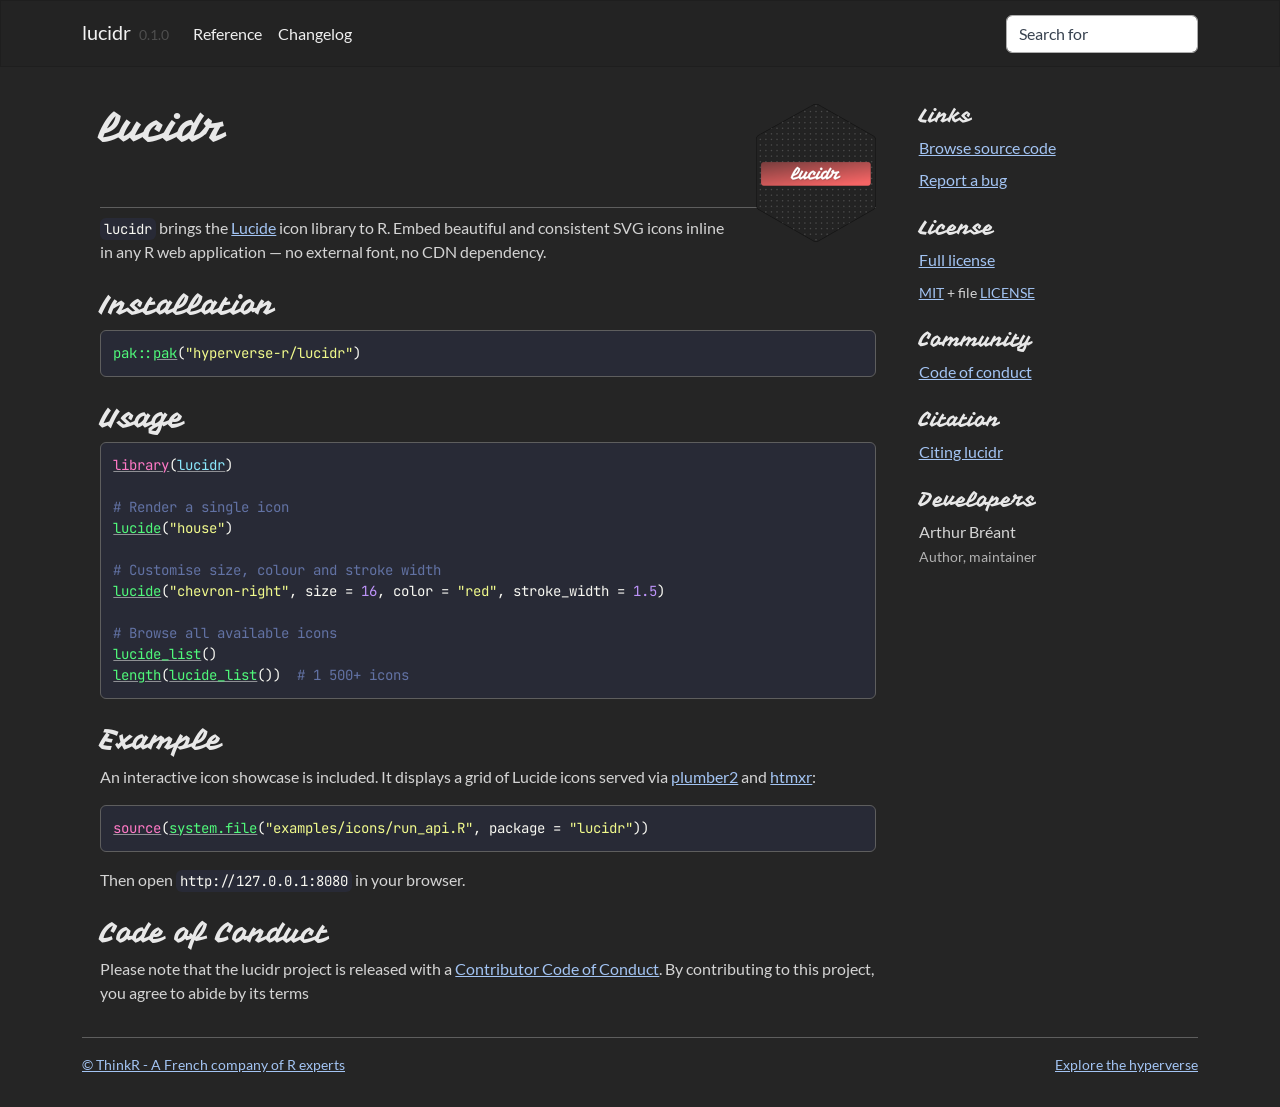
<file: index.html>
<!DOCTYPE html>
<!-- Generated by pkgdown: do not edit by hand --><html lang="en">
<head>
<meta http-equiv="Content-Type" content="text/html; charset=UTF-8">
<meta charset="utf-8">
<meta http-equiv="X-UA-Compatible" content="IE=edge">
<meta name="viewport" content="width=device-width, initial-scale=1, shrink-to-fit=no">
<title>Lucide Icons for R • lucidr</title>
<!-- favicons --><link rel="icon" type="image/png" sizes="96x96" href="favicon-96x96.png">
<link rel="icon" type="”image/svg+xml”" href="favicon.svg">
<link rel="apple-touch-icon" sizes="180x180" href="apple-touch-icon.png">
<link rel="icon" sizes="any" href="favicon.ico">
<link rel="manifest" href="site.webmanifest">
<script src="deps/jquery-3.6.0/jquery-3.6.0.min.js"></script><meta name="viewport" content="width=device-width, initial-scale=1, shrink-to-fit=no">
<link href="deps/bootstrap-5.3.1/bootstrap.min.css" rel="stylesheet">
<script src="deps/bootstrap-5.3.1/bootstrap.bundle.min.js"></script><link href="deps/Lato-0.4.10/font.css" rel="stylesheet">
<link href="deps/JetBrains_Mono-0.4.10/font.css" rel="stylesheet">
<link href="deps/Vampiro_One-0.4.10/font.css" rel="stylesheet">
<link href="deps/font-awesome-6.5.2/css/all.min.css" rel="stylesheet">
<link href="deps/font-awesome-6.5.2/css/v4-shims.min.css" rel="stylesheet">
<script src="deps/headroom-0.11.0/headroom.min.js"></script><script src="deps/headroom-0.11.0/jQuery.headroom.min.js"></script><script src="deps/bootstrap-toc-1.0.1/bootstrap-toc.min.js"></script><script src="deps/clipboard.js-2.0.11/clipboard.min.js"></script><script src="deps/search-1.0.0/autocomplete.jquery.min.js"></script><script src="deps/search-1.0.0/fuse.min.js"></script><script src="deps/search-1.0.0/mark.min.js"></script><!-- pkgdown --><script src="pkgdown.js"></script><link href="extra.css" rel="stylesheet">
<meta property="og:title" content="Lucide Icons for R">
<meta name="description" content="A lightweight wrapper for the Lucide icon library &lt;https://lucide.dev&gt;. Embed beautiful and consistent SVG icons inline in any R web application.">
<meta property="og:description" content="A lightweight wrapper for the Lucide icon library &lt;https://lucide.dev&gt;. Embed beautiful and consistent SVG icons inline in any R web application.">
<meta property="og:image" content="https://hyperverse-r.github.io/lucidr/logo.png">
</head>
<body>
    <a href="#main" class="visually-hidden-focusable">Skip to contents</a>


    <nav class="navbar navbar-expand-lg fixed-top bg-primary" data-bs-theme="dark" aria-label="Site navigation"><div class="container">

    <a class="navbar-brand me-2" href="index.html">lucidr</a>

    <small class="nav-text text-muted me-auto" data-bs-toggle="tooltip" data-bs-placement="bottom" title="Released version">0.1.0</small>


    <button class="navbar-toggler" type="button" data-bs-toggle="collapse" data-bs-target="#navbar" aria-controls="navbar" aria-expanded="false" aria-label="Toggle navigation">
      <span class="navbar-toggler-icon"></span>
    </button>

    <div id="navbar" class="collapse navbar-collapse ms-3">
      <ul class="navbar-nav me-auto">
<li class="nav-item"><a class="nav-link" href="reference/index.html">Reference</a></li>
<li class="nav-item"><a class="nav-link" href="news/index.html">Changelog</a></li>
      </ul>
<ul class="navbar-nav">
<li class="nav-item"><form class="form-inline" role="search">
 <input class="form-control" type="search" name="search-input" id="search-input" autocomplete="off" aria-label="Search site" placeholder="Search for" data-search-index="search.json">
</form></li>
      </ul>
</div>


  </div>
</nav><div class="container template-home">
<div class="row">
  <main id="main" class="col-md-9"><div class="section level1">
<div class="page-header">
<img src="logo.png" class="logo" alt=""><h1 id="lucidr-">lucidr 
<a class="anchor" aria-label="anchor" href="#lucidr-"></a>
</h1>
</div>
<!-- badges: start -->

<p><code>lucidr</code> brings the <a href="https://lucide.dev" class="external-link">Lucide</a> icon library to R. Embed beautiful and consistent SVG icons inline in any R web application — no external font, no CDN dependency.</p>
<div class="section level2">
<h2 id="installation">Installation<a class="anchor" aria-label="anchor" href="#installation"></a>
</h2>
<div class="sourceCode" id="cb1"><pre class="downlit sourceCode r">
<code class="sourceCode R"><span><span class="fu">pak</span><span class="fu">::</span><span class="fu"><a href="https://pak.r-lib.org/reference/pak.html" class="external-link">pak</a></span><span class="op">(</span><span class="st">"hyperverse-r/lucidr"</span><span class="op">)</span></span></code></pre></div>
</div>
<div class="section level2">
<h2 id="usage">Usage<a class="anchor" aria-label="anchor" href="#usage"></a>
</h2>
<div class="sourceCode" id="cb2"><pre class="downlit sourceCode r">
<code class="sourceCode R"><span><span class="kw"><a href="https://rdrr.io/r/base/library.html" class="external-link">library</a></span><span class="op">(</span><span class="va"><a href="https://github.com/hyperverse-r/lucidr" class="external-link">lucidr</a></span><span class="op">)</span></span>
<span></span>
<span><span class="co"># Render a single icon</span></span>
<span><span class="fu"><a href="reference/lucide.html">lucide</a></span><span class="op">(</span><span class="st">"house"</span><span class="op">)</span></span>
<span></span>
<span><span class="co"># Customise size, colour and stroke width</span></span>
<span><span class="fu"><a href="reference/lucide.html">lucide</a></span><span class="op">(</span><span class="st">"chevron-right"</span>, size <span class="op">=</span> <span class="fl">16</span>, color <span class="op">=</span> <span class="st">"red"</span>, stroke_width <span class="op">=</span> <span class="fl">1.5</span><span class="op">)</span></span>
<span></span>
<span><span class="co"># Browse all available icons</span></span>
<span><span class="fu"><a href="reference/lucide_list.html">lucide_list</a></span><span class="op">(</span><span class="op">)</span></span>
<span><span class="fu"><a href="https://rdrr.io/r/base/length.html" class="external-link">length</a></span><span class="op">(</span><span class="fu"><a href="reference/lucide_list.html">lucide_list</a></span><span class="op">(</span><span class="op">)</span><span class="op">)</span>  <span class="co"># 1 500+ icons</span></span></code></pre></div>
</div>
<div class="section level2">
<h2 id="example">Example<a class="anchor" aria-label="anchor" href="#example"></a>
</h2>
<p>An interactive icon showcase is included. It displays a grid of Lucide icons served via <a href="https://github.com/posit-dev/plumber2/" class="external-link">plumber2</a> and <a href="https://github.com/hyperverse-r/htmxr" class="external-link">htmxr</a>:</p>
<div class="sourceCode" id="cb3"><pre class="downlit sourceCode r">
<code class="sourceCode R"><span><span class="kw"><a href="https://rdrr.io/r/base/source.html" class="external-link">source</a></span><span class="op">(</span><span class="fu"><a href="https://rdrr.io/r/base/system.file.html" class="external-link">system.file</a></span><span class="op">(</span><span class="st">"examples/icons/run_api.R"</span>, package <span class="op">=</span> <span class="st">"lucidr"</span><span class="op">)</span><span class="op">)</span></span></code></pre></div>
<p>Then open <code>http://127.0.0.1:8080</code> in your browser.</p>
</div>
<div class="section level2">
<h2 id="code-of-conduct">Code of Conduct<a class="anchor" aria-label="anchor" href="#code-of-conduct"></a>
</h2>
<p>Please note that the lucidr project is released with a <a href="https://contributor-covenant.org/version/2/1/CODE_OF_CONDUCT.html" class="external-link">Contributor Code of Conduct</a>. By contributing to this project, you agree to abide by its terms</p>
</div>
</div>
  </main><aside class="col-md-3"><div class="links">
<h2 data-toc-skip>Links</h2>
<ul class="list-unstyled">
<li><a href="https://github.com/hyperverse-r/lucidr/" class="external-link">Browse source code</a></li>
<li><a href="https://github.com/hyperverse-r/lucidr/issues" class="external-link">Report a bug</a></li>
</ul>
</div>

<div class="license">
<h2 data-toc-skip>License</h2>
<ul class="list-unstyled">
<li><a href="LICENSE.html">Full license</a></li>
<li><small><a href="https://opensource.org/licenses/mit-license.php" class="external-link">MIT</a> + file <a href="LICENSE-text.html">LICENSE</a></small></li>
</ul>
</div>

<div class="community">
<h2 data-toc-skip>Community</h2>
<ul class="list-unstyled">
<li><a href="CODE_OF_CONDUCT.html">Code of conduct</a></li>
</ul>
</div>

<div class="citation">
<h2 data-toc-skip>Citation</h2>
<ul class="list-unstyled">
<li><a href="authors.html#citation">Citing lucidr</a></li>
</ul>
</div>

<div class="developers">
<h2 data-toc-skip>Developers</h2>
<ul class="list-unstyled">
<li>Arthur Bréant <br><small class="roles"> Author, maintainer </small>   </li>
</ul>
</div>



  </aside>
</div>


    <footer><div class="pkgdown-footer-left">
  <p><a href="https://thinkr.fr/" target="_blank" class="external-link">© ThinkR - A French company of R experts</a></p>
</div>

<div class="pkgdown-footer-right">
  <p><a href="https://github.com/hyperverse-r" target="_blank" class="external-link">Explore the hyperverse</a></p>
</div>

    </footer>
</div>





  </body>
</html>
</file>
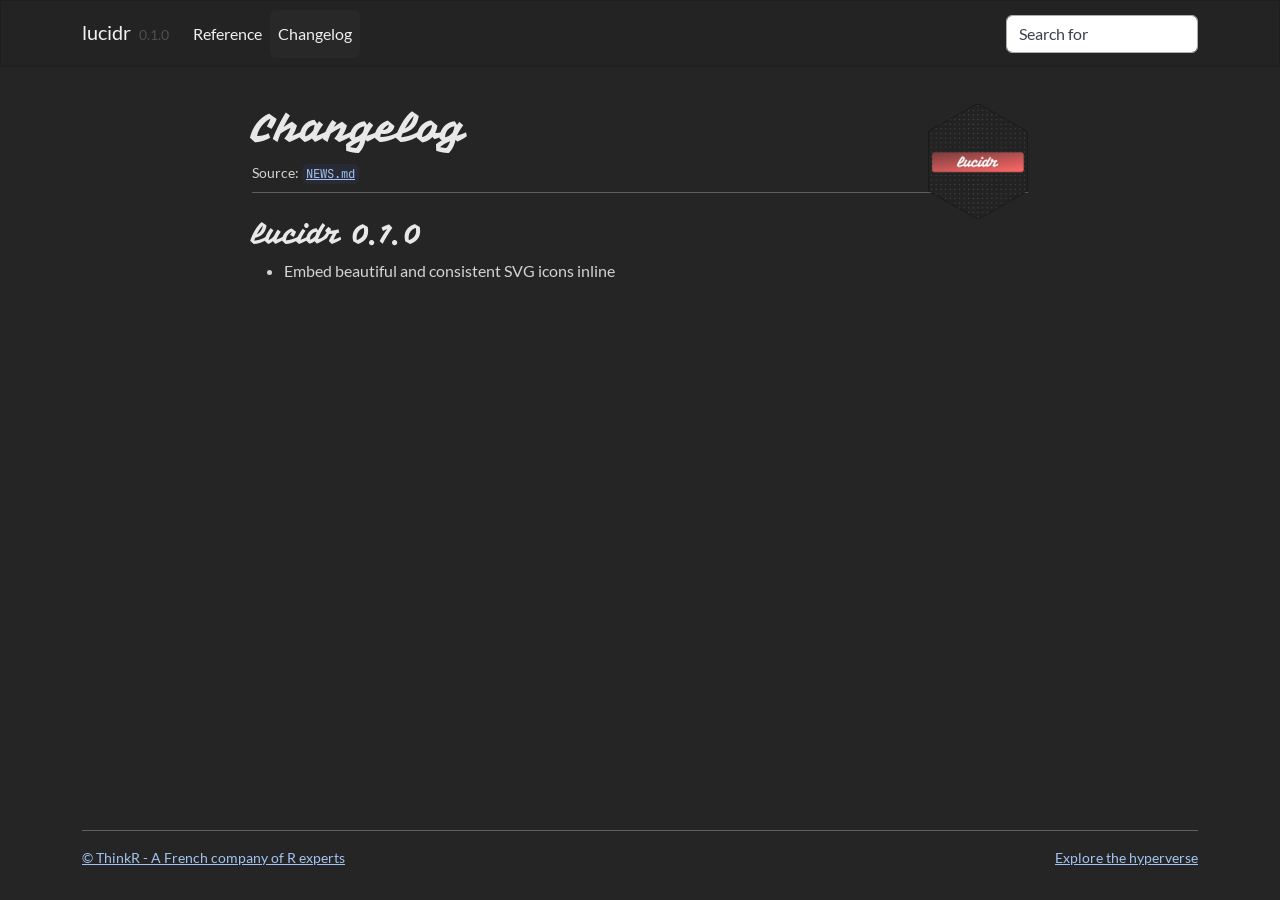
<file: news/index.html>
<!DOCTYPE html>
<!-- Generated by pkgdown: do not edit by hand --><html lang="en"><head><meta http-equiv="Content-Type" content="text/html; charset=UTF-8"><meta charset="utf-8"><meta http-equiv="X-UA-Compatible" content="IE=edge"><meta name="viewport" content="width=device-width, initial-scale=1, shrink-to-fit=no"><title>Changelog • lucidr</title><!-- favicons --><link rel="icon" type="image/png" sizes="96x96" href="../favicon-96x96.png"><link rel="icon" type="”image/svg+xml”" href="../favicon.svg"><link rel="apple-touch-icon" sizes="180x180" href="../apple-touch-icon.png"><link rel="icon" sizes="any" href="../favicon.ico"><link rel="manifest" href="../site.webmanifest"><script src="../deps/jquery-3.6.0/jquery-3.6.0.min.js"></script><meta name="viewport" content="width=device-width, initial-scale=1, shrink-to-fit=no"><link href="../deps/bootstrap-5.3.1/bootstrap.min.css" rel="stylesheet"><script src="../deps/bootstrap-5.3.1/bootstrap.bundle.min.js"></script><link href="../deps/Lato-0.4.10/font.css" rel="stylesheet"><link href="../deps/JetBrains_Mono-0.4.10/font.css" rel="stylesheet"><link href="../deps/Vampiro_One-0.4.10/font.css" rel="stylesheet"><link href="../deps/font-awesome-6.5.2/css/all.min.css" rel="stylesheet"><link href="../deps/font-awesome-6.5.2/css/v4-shims.min.css" rel="stylesheet"><script src="../deps/headroom-0.11.0/headroom.min.js"></script><script src="../deps/headroom-0.11.0/jQuery.headroom.min.js"></script><script src="../deps/bootstrap-toc-1.0.1/bootstrap-toc.min.js"></script><script src="../deps/clipboard.js-2.0.11/clipboard.min.js"></script><script src="../deps/search-1.0.0/autocomplete.jquery.min.js"></script><script src="../deps/search-1.0.0/fuse.min.js"></script><script src="../deps/search-1.0.0/mark.min.js"></script><!-- pkgdown --><script src="../pkgdown.js"></script><link href="../extra.css" rel="stylesheet"><meta property="og:title" content="Changelog"><meta property="og:image" content="https://hyperverse-r.github.io/lucidr/logo.png"></head><body>
    <a href="#main" class="visually-hidden-focusable">Skip to contents</a>


    <nav class="navbar navbar-expand-lg fixed-top bg-primary" data-bs-theme="dark" aria-label="Site navigation"><div class="container">

    <a class="navbar-brand me-2" href="../index.html">lucidr</a>

    <small class="nav-text text-muted me-auto" data-bs-toggle="tooltip" data-bs-placement="bottom" title="Released version">0.1.0</small>


    <button class="navbar-toggler" type="button" data-bs-toggle="collapse" data-bs-target="#navbar" aria-controls="navbar" aria-expanded="false" aria-label="Toggle navigation">
      <span class="navbar-toggler-icon"></span>
    </button>

    <div id="navbar" class="collapse navbar-collapse ms-3">
      <ul class="navbar-nav me-auto"><li class="nav-item"><a class="nav-link" href="../reference/index.html">Reference</a></li>
<li class="active nav-item"><a class="nav-link" href="../news/index.html">Changelog</a></li>
      </ul><ul class="navbar-nav"><li class="nav-item"><form class="form-inline" role="search">
 <input class="form-control" type="search" name="search-input" id="search-input" autocomplete="off" aria-label="Search site" placeholder="Search for" data-search-index="../search.json"></form></li>
      </ul></div>


  </div>
</nav><div class="container template-news">
<div class="row">
  <main id="main" class="col-md-9"><div class="page-header">
      <img src="../logo.png" class="logo" alt=""><h1>Changelog</h1>
      <small>Source: <a href="https://github.com/hyperverse-r/lucidr/blob/v0.1.0/NEWS.md" class="external-link"><code>NEWS.md</code></a></small>
    </div>

    <div class="section level2">
<h2 class="pkg-version" data-toc-text="0.1.0" id="lucidr-010">lucidr 0.1.0<a class="anchor" aria-label="anchor" href="#lucidr-010"></a></h2>
<ul><li>Embed beautiful and consistent SVG icons inline</li>
</ul></div>
  </main></div>


    <footer><div class="pkgdown-footer-left">
  <p><a href="https://thinkr.fr/" target="_blank" class="external-link">© ThinkR - A French company of R experts</a></p>
</div>

<div class="pkgdown-footer-right">
  <p><a href="https://github.com/hyperverse-r" target="_blank" class="external-link">Explore the hyperverse</a></p>
</div>

    </footer></div>





  </body></html>
</file>
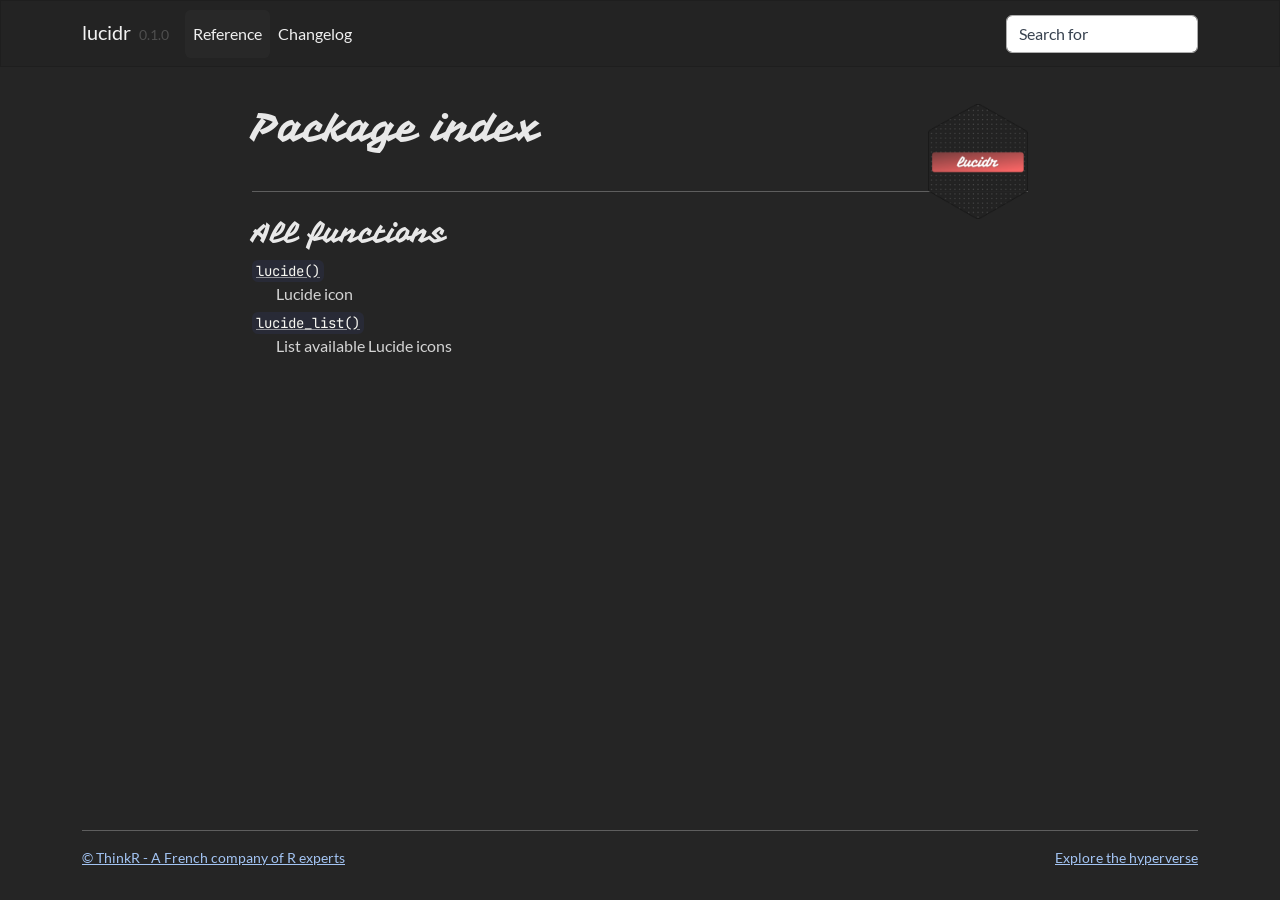
<file: reference/index.html>
<!DOCTYPE html>
<!-- Generated by pkgdown: do not edit by hand --><html lang="en"><head><meta http-equiv="Content-Type" content="text/html; charset=UTF-8"><meta charset="utf-8"><meta http-equiv="X-UA-Compatible" content="IE=edge"><meta name="viewport" content="width=device-width, initial-scale=1, shrink-to-fit=no"><title>Package index • lucidr</title><!-- favicons --><link rel="icon" type="image/png" sizes="96x96" href="../favicon-96x96.png"><link rel="icon" type="”image/svg+xml”" href="../favicon.svg"><link rel="apple-touch-icon" sizes="180x180" href="../apple-touch-icon.png"><link rel="icon" sizes="any" href="../favicon.ico"><link rel="manifest" href="../site.webmanifest"><script src="../deps/jquery-3.6.0/jquery-3.6.0.min.js"></script><meta name="viewport" content="width=device-width, initial-scale=1, shrink-to-fit=no"><link href="../deps/bootstrap-5.3.1/bootstrap.min.css" rel="stylesheet"><script src="../deps/bootstrap-5.3.1/bootstrap.bundle.min.js"></script><link href="../deps/Lato-0.4.10/font.css" rel="stylesheet"><link href="../deps/JetBrains_Mono-0.4.10/font.css" rel="stylesheet"><link href="../deps/Vampiro_One-0.4.10/font.css" rel="stylesheet"><link href="../deps/font-awesome-6.5.2/css/all.min.css" rel="stylesheet"><link href="../deps/font-awesome-6.5.2/css/v4-shims.min.css" rel="stylesheet"><script src="../deps/headroom-0.11.0/headroom.min.js"></script><script src="../deps/headroom-0.11.0/jQuery.headroom.min.js"></script><script src="../deps/bootstrap-toc-1.0.1/bootstrap-toc.min.js"></script><script src="../deps/clipboard.js-2.0.11/clipboard.min.js"></script><script src="../deps/search-1.0.0/autocomplete.jquery.min.js"></script><script src="../deps/search-1.0.0/fuse.min.js"></script><script src="../deps/search-1.0.0/mark.min.js"></script><!-- pkgdown --><script src="../pkgdown.js"></script><link href="../extra.css" rel="stylesheet"><meta property="og:title" content="Package index"><meta property="og:image" content="https://hyperverse-r.github.io/lucidr/logo.png"></head><body>
    <a href="#main" class="visually-hidden-focusable">Skip to contents</a>


    <nav class="navbar navbar-expand-lg fixed-top bg-primary" data-bs-theme="dark" aria-label="Site navigation"><div class="container">

    <a class="navbar-brand me-2" href="../index.html">lucidr</a>

    <small class="nav-text text-muted me-auto" data-bs-toggle="tooltip" data-bs-placement="bottom" title="Released version">0.1.0</small>


    <button class="navbar-toggler" type="button" data-bs-toggle="collapse" data-bs-target="#navbar" aria-controls="navbar" aria-expanded="false" aria-label="Toggle navigation">
      <span class="navbar-toggler-icon"></span>
    </button>

    <div id="navbar" class="collapse navbar-collapse ms-3">
      <ul class="navbar-nav me-auto"><li class="active nav-item"><a class="nav-link" href="../reference/index.html">Reference</a></li>
<li class="nav-item"><a class="nav-link" href="../news/index.html">Changelog</a></li>
      </ul><ul class="navbar-nav"><li class="nav-item"><form class="form-inline" role="search">
 <input class="form-control" type="search" name="search-input" id="search-input" autocomplete="off" aria-label="Search site" placeholder="Search for" data-search-index="../search.json"></form></li>
      </ul></div>


  </div>
</nav><div class="container template-reference-index">
<div class="row">
  <main id="main" class="col-md-9"><div class="page-header">
      <img src="../logo.png" class="logo" alt=""><h1>Package index</h1>
    </div>

    <div class="section level2">
      <h2 id="all-functions">All functions<a class="anchor" aria-label="anchor" href="#all-functions"></a></h2>



      <dl></dl></div><div class="section level2">




      <dl><dt>

          <code><a href="lucide.html">lucide()</a></code>

        </dt>
        <dd>Lucide icon</dd>

        <dt>

          <code><a href="lucide_list.html">lucide_list()</a></code>

        </dt>
        <dd>List available Lucide icons</dd>
      </dl></div>
  </main></div>


    <footer><div class="pkgdown-footer-left">
  <p><a href="https://thinkr.fr/" target="_blank" class="external-link">© ThinkR - A French company of R experts</a></p>
</div>

<div class="pkgdown-footer-right">
  <p><a href="https://github.com/hyperverse-r" target="_blank" class="external-link">Explore the hyperverse</a></p>
</div>

    </footer></div>





  </body></html>
</file>
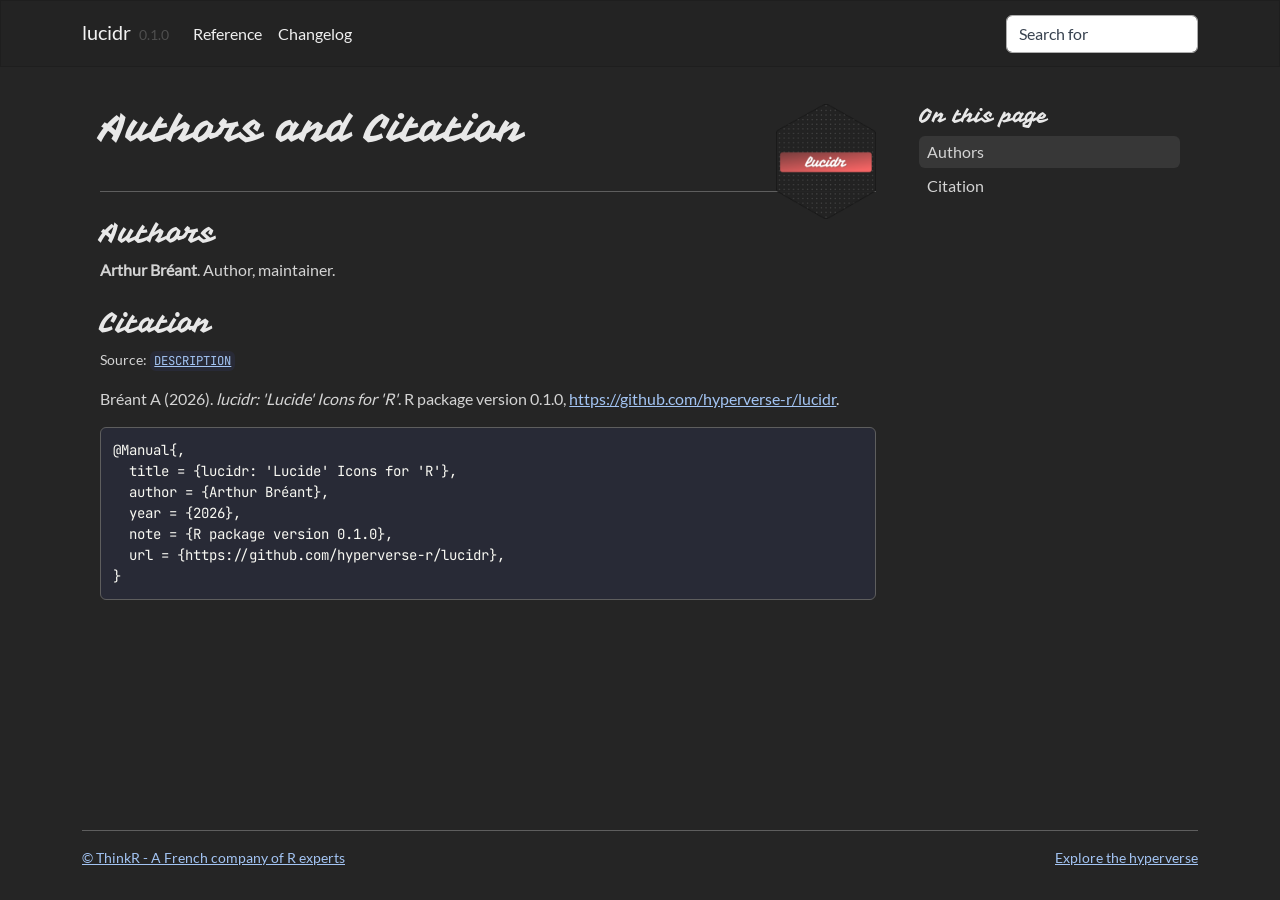
<file: authors.html>
<!DOCTYPE html>
<!-- Generated by pkgdown: do not edit by hand --><html lang="en"><head><meta http-equiv="Content-Type" content="text/html; charset=UTF-8"><meta charset="utf-8"><meta http-equiv="X-UA-Compatible" content="IE=edge"><meta name="viewport" content="width=device-width, initial-scale=1, shrink-to-fit=no"><title>Authors and Citation • lucidr</title><!-- favicons --><link rel="icon" type="image/png" sizes="96x96" href="favicon-96x96.png"><link rel="icon" type="”image/svg+xml”" href="favicon.svg"><link rel="apple-touch-icon" sizes="180x180" href="apple-touch-icon.png"><link rel="icon" sizes="any" href="favicon.ico"><link rel="manifest" href="site.webmanifest"><script src="deps/jquery-3.6.0/jquery-3.6.0.min.js"></script><meta name="viewport" content="width=device-width, initial-scale=1, shrink-to-fit=no"><link href="deps/bootstrap-5.3.1/bootstrap.min.css" rel="stylesheet"><script src="deps/bootstrap-5.3.1/bootstrap.bundle.min.js"></script><link href="deps/Lato-0.4.10/font.css" rel="stylesheet"><link href="deps/JetBrains_Mono-0.4.10/font.css" rel="stylesheet"><link href="deps/Vampiro_One-0.4.10/font.css" rel="stylesheet"><link href="deps/font-awesome-6.5.2/css/all.min.css" rel="stylesheet"><link href="deps/font-awesome-6.5.2/css/v4-shims.min.css" rel="stylesheet"><script src="deps/headroom-0.11.0/headroom.min.js"></script><script src="deps/headroom-0.11.0/jQuery.headroom.min.js"></script><script src="deps/bootstrap-toc-1.0.1/bootstrap-toc.min.js"></script><script src="deps/clipboard.js-2.0.11/clipboard.min.js"></script><script src="deps/search-1.0.0/autocomplete.jquery.min.js"></script><script src="deps/search-1.0.0/fuse.min.js"></script><script src="deps/search-1.0.0/mark.min.js"></script><!-- pkgdown --><script src="pkgdown.js"></script><link href="extra.css" rel="stylesheet"><meta property="og:title" content="Authors and Citation"><meta property="og:image" content="https://hyperverse-r.github.io/lucidr/logo.png"></head><body>
    <a href="#main" class="visually-hidden-focusable">Skip to contents</a>


    <nav class="navbar navbar-expand-lg fixed-top bg-primary" data-bs-theme="dark" aria-label="Site navigation"><div class="container">

    <a class="navbar-brand me-2" href="index.html">lucidr</a>

    <small class="nav-text text-muted me-auto" data-bs-toggle="tooltip" data-bs-placement="bottom" title="Released version">0.1.0</small>


    <button class="navbar-toggler" type="button" data-bs-toggle="collapse" data-bs-target="#navbar" aria-controls="navbar" aria-expanded="false" aria-label="Toggle navigation">
      <span class="navbar-toggler-icon"></span>
    </button>

    <div id="navbar" class="collapse navbar-collapse ms-3">
      <ul class="navbar-nav me-auto"><li class="nav-item"><a class="nav-link" href="reference/index.html">Reference</a></li>
<li class="nav-item"><a class="nav-link" href="news/index.html">Changelog</a></li>
      </ul><ul class="navbar-nav"><li class="nav-item"><form class="form-inline" role="search">
 <input class="form-control" type="search" name="search-input" id="search-input" autocomplete="off" aria-label="Search site" placeholder="Search for" data-search-index="search.json"></form></li>
      </ul></div>


  </div>
</nav><div class="container template-citation-authors">
<div class="row">
  <main id="main" class="col-md-9"><div class="page-header">
      <img src="logo.png" class="logo" alt=""><h1>Authors and Citation</h1>
    </div>

    <div class="section level2">
      <h2>Authors</h2>

      <ul class="list-unstyled"><li>
          <p><strong>Arthur Bréant</strong>. Author, maintainer.
          </p>
        </li>
      </ul></div>

    <div class="section level2">
      <h2 id="citation">Citation</h2>
      <p><small class="dont-index">Source: <a href="https://github.com/hyperverse-r/lucidr/blob/v0.1.0/DESCRIPTION" class="external-link"><code>DESCRIPTION</code></a></small></p>

      <p>Bréant A (2026).
<em>lucidr: 'Lucide' Icons for 'R'</em>.
R package version 0.1.0, <a href="https://github.com/hyperverse-r/lucidr" class="external-link">https://github.com/hyperverse-r/lucidr</a>.
</p>
      <pre>@Manual{,
  title = {lucidr: 'Lucide' Icons for 'R'},
  author = {Arthur Bréant},
  year = {2026},
  note = {R package version 0.1.0},
  url = {https://github.com/hyperverse-r/lucidr},
}</pre>
    </div>

  </main><aside class="col-md-3"><nav id="toc" aria-label="Table of contents"><h2>On this page</h2>
    </nav></aside></div>


    <footer><div class="pkgdown-footer-left">
  <p><a href="https://thinkr.fr/" target="_blank" class="external-link">© ThinkR - A French company of R experts</a></p>
</div>

<div class="pkgdown-footer-right">
  <p><a href="https://github.com/hyperverse-r" target="_blank" class="external-link">Explore the hyperverse</a></p>
</div>

    </footer></div>





  </body></html>
</file>
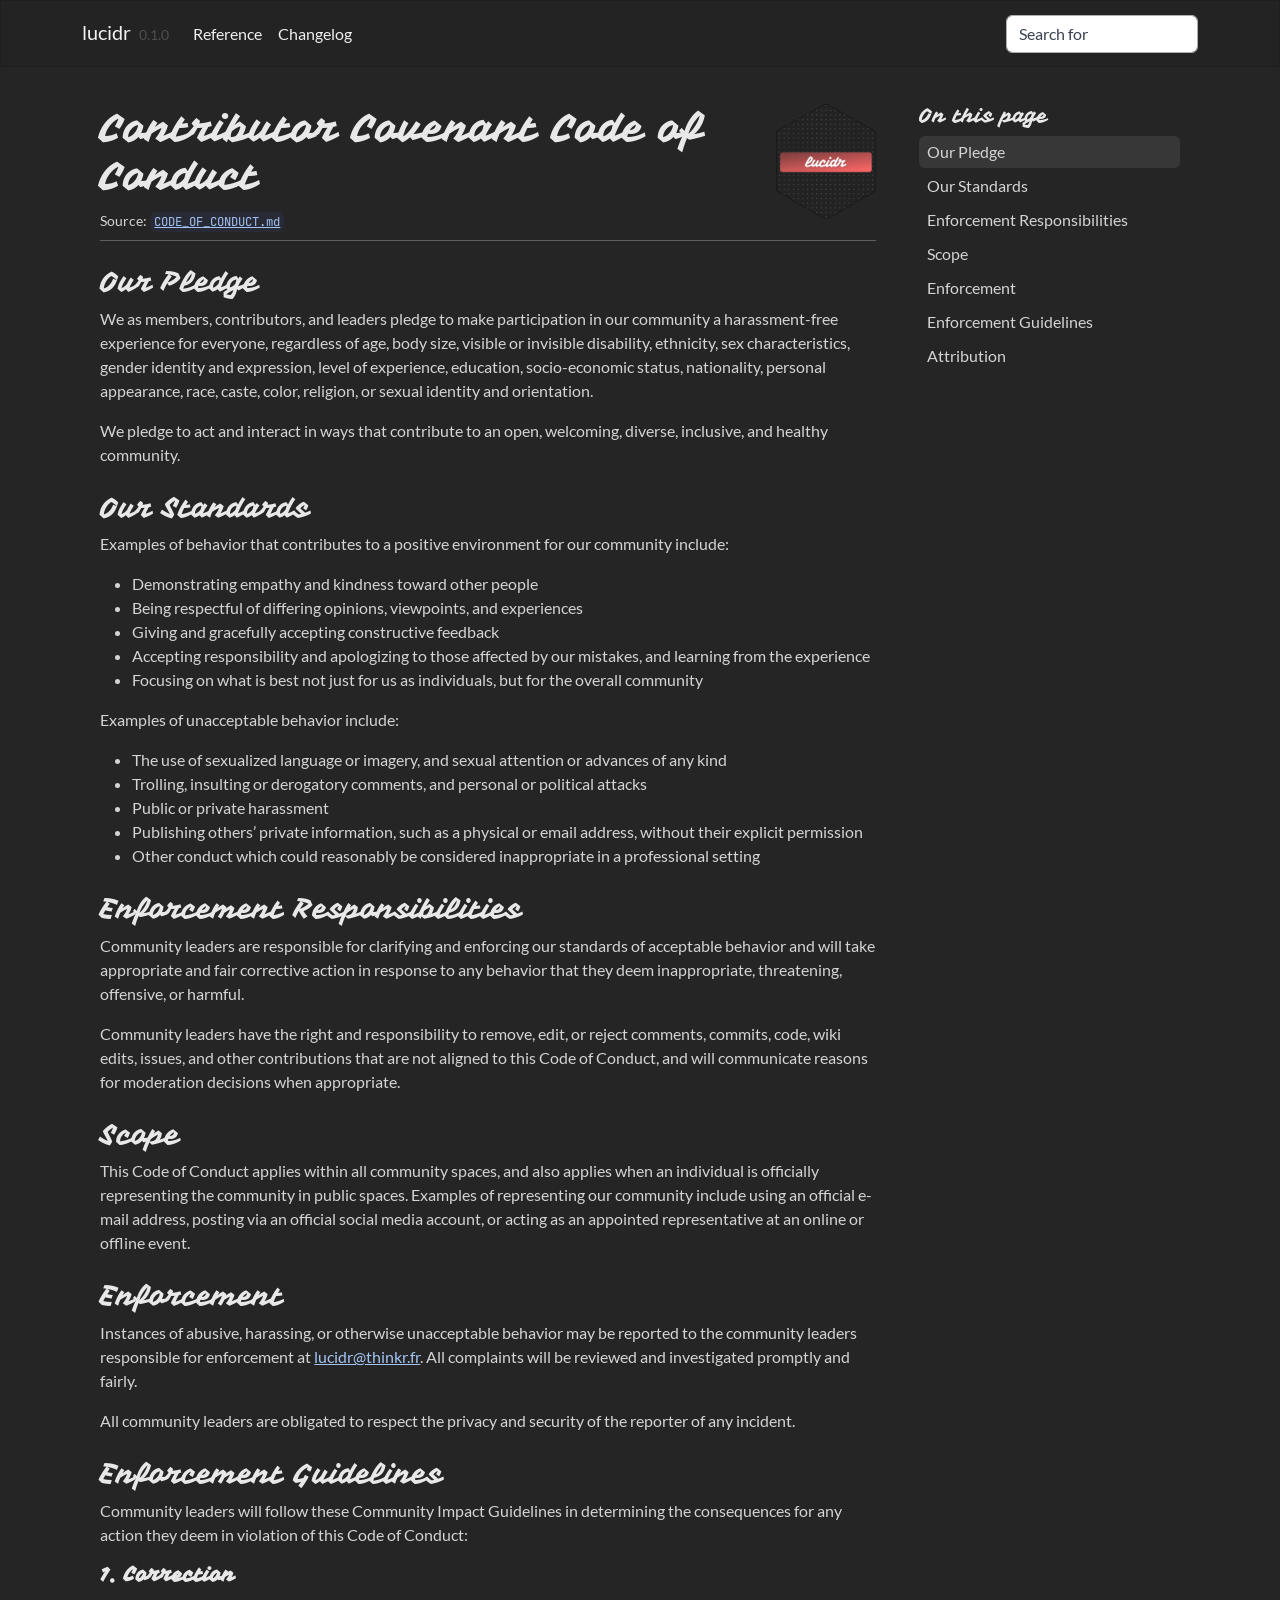
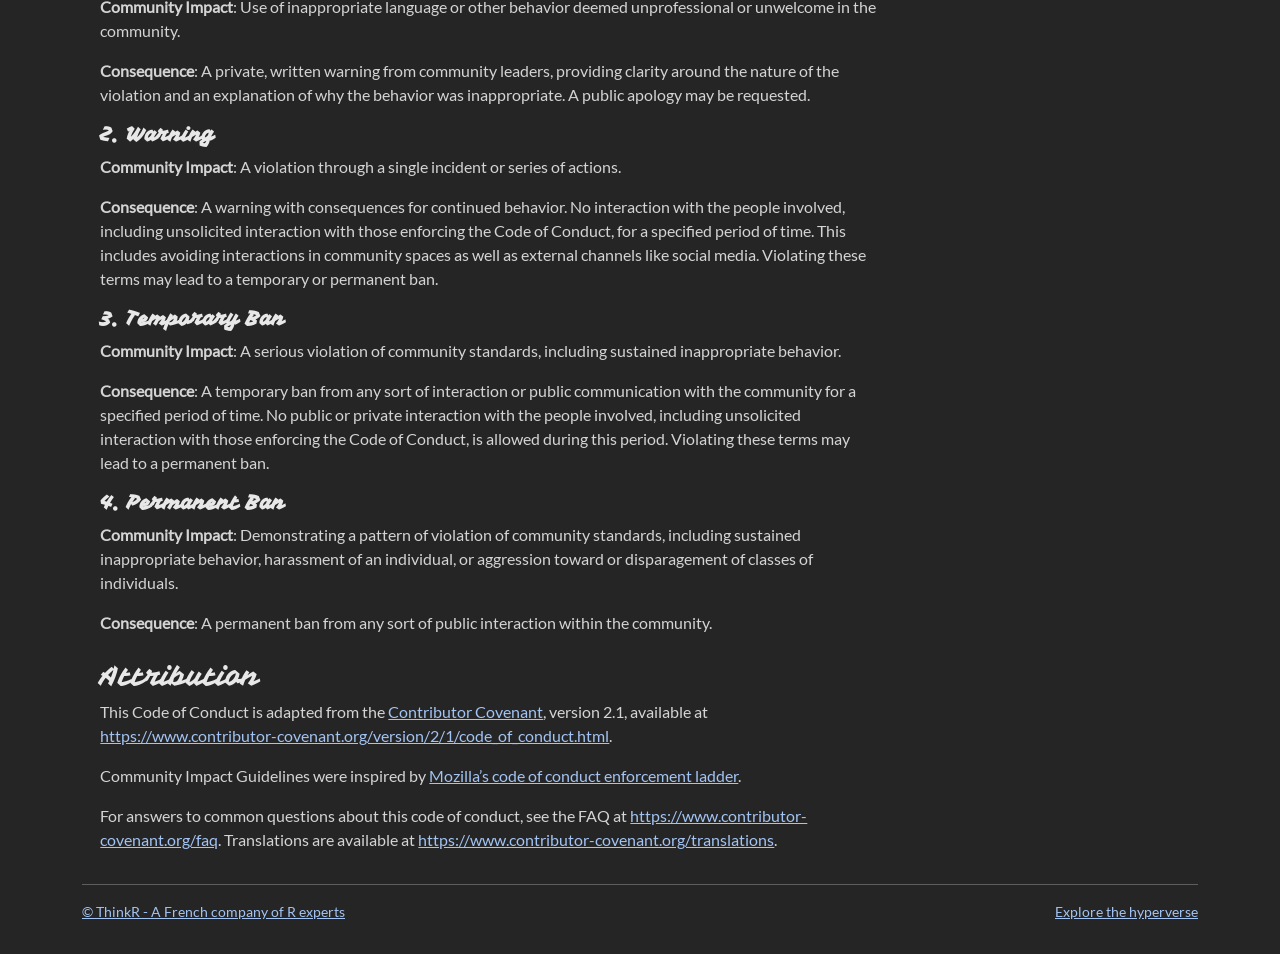
<file: CODE_OF_CONDUCT.html>
<!DOCTYPE html>
<!-- Generated by pkgdown: do not edit by hand --><html lang="en"><head><meta http-equiv="Content-Type" content="text/html; charset=UTF-8"><meta charset="utf-8"><meta http-equiv="X-UA-Compatible" content="IE=edge"><meta name="viewport" content="width=device-width, initial-scale=1, shrink-to-fit=no"><title>Contributor Covenant Code of Conduct • lucidr</title><!-- favicons --><link rel="icon" type="image/png" sizes="96x96" href="favicon-96x96.png"><link rel="icon" type="”image/svg+xml”" href="favicon.svg"><link rel="apple-touch-icon" sizes="180x180" href="apple-touch-icon.png"><link rel="icon" sizes="any" href="favicon.ico"><link rel="manifest" href="site.webmanifest"><script src="deps/jquery-3.6.0/jquery-3.6.0.min.js"></script><meta name="viewport" content="width=device-width, initial-scale=1, shrink-to-fit=no"><link href="deps/bootstrap-5.3.1/bootstrap.min.css" rel="stylesheet"><script src="deps/bootstrap-5.3.1/bootstrap.bundle.min.js"></script><link href="deps/Lato-0.4.10/font.css" rel="stylesheet"><link href="deps/JetBrains_Mono-0.4.10/font.css" rel="stylesheet"><link href="deps/Vampiro_One-0.4.10/font.css" rel="stylesheet"><link href="deps/font-awesome-6.5.2/css/all.min.css" rel="stylesheet"><link href="deps/font-awesome-6.5.2/css/v4-shims.min.css" rel="stylesheet"><script src="deps/headroom-0.11.0/headroom.min.js"></script><script src="deps/headroom-0.11.0/jQuery.headroom.min.js"></script><script src="deps/bootstrap-toc-1.0.1/bootstrap-toc.min.js"></script><script src="deps/clipboard.js-2.0.11/clipboard.min.js"></script><script src="deps/search-1.0.0/autocomplete.jquery.min.js"></script><script src="deps/search-1.0.0/fuse.min.js"></script><script src="deps/search-1.0.0/mark.min.js"></script><!-- pkgdown --><script src="pkgdown.js"></script><link href="extra.css" rel="stylesheet"><meta property="og:title" content="Contributor Covenant Code of Conduct"><meta property="og:image" content="https://hyperverse-r.github.io/lucidr/logo.png"></head><body>
    <a href="#main" class="visually-hidden-focusable">Skip to contents</a>


    <nav class="navbar navbar-expand-lg fixed-top bg-primary" data-bs-theme="dark" aria-label="Site navigation"><div class="container">

    <a class="navbar-brand me-2" href="index.html">lucidr</a>

    <small class="nav-text text-muted me-auto" data-bs-toggle="tooltip" data-bs-placement="bottom" title="Released version">0.1.0</small>


    <button class="navbar-toggler" type="button" data-bs-toggle="collapse" data-bs-target="#navbar" aria-controls="navbar" aria-expanded="false" aria-label="Toggle navigation">
      <span class="navbar-toggler-icon"></span>
    </button>

    <div id="navbar" class="collapse navbar-collapse ms-3">
      <ul class="navbar-nav me-auto"><li class="nav-item"><a class="nav-link" href="reference/index.html">Reference</a></li>
<li class="nav-item"><a class="nav-link" href="news/index.html">Changelog</a></li>
      </ul><ul class="navbar-nav"><li class="nav-item"><form class="form-inline" role="search">
 <input class="form-control" type="search" name="search-input" id="search-input" autocomplete="off" aria-label="Search site" placeholder="Search for" data-search-index="search.json"></form></li>
      </ul></div>


  </div>
</nav><div class="container template-title-body">
<div class="row">
  <main id="main" class="col-md-9"><div class="page-header">
      <img src="logo.png" class="logo" alt=""><h1>Contributor Covenant Code of Conduct</h1>
      <small class="dont-index">Source: <a href="https://github.com/hyperverse-r/lucidr/blob/v0.1.0/CODE_OF_CONDUCT.md" class="external-link"><code>CODE_OF_CONDUCT.md</code></a></small>
    </div>

<div id="contributor-covenant-code-of-conduct" class="section level1">

<div class="section level2">
<h2 id="our-pledge">Our Pledge<a class="anchor" aria-label="anchor" href="#our-pledge"></a></h2>
<p>We as members, contributors, and leaders pledge to make participation in our community a harassment-free experience for everyone, regardless of age, body size, visible or invisible disability, ethnicity, sex characteristics, gender identity and expression, level of experience, education, socio-economic status, nationality, personal appearance, race, caste, color, religion, or sexual identity and orientation.</p>
<p>We pledge to act and interact in ways that contribute to an open, welcoming, diverse, inclusive, and healthy community.</p>
</div>
<div class="section level2">
<h2 id="our-standards">Our Standards<a class="anchor" aria-label="anchor" href="#our-standards"></a></h2>
<p>Examples of behavior that contributes to a positive environment for our community include:</p>
<ul><li>Demonstrating empathy and kindness toward other people</li>
<li>Being respectful of differing opinions, viewpoints, and experiences</li>
<li>Giving and gracefully accepting constructive feedback</li>
<li>Accepting responsibility and apologizing to those affected by our mistakes, and learning from the experience</li>
<li>Focusing on what is best not just for us as individuals, but for the overall community</li>
</ul><p>Examples of unacceptable behavior include:</p>
<ul><li>The use of sexualized language or imagery, and sexual attention or advances of any kind</li>
<li>Trolling, insulting or derogatory comments, and personal or political attacks</li>
<li>Public or private harassment</li>
<li>Publishing others’ private information, such as a physical or email address, without their explicit permission</li>
<li>Other conduct which could reasonably be considered inappropriate in a professional setting</li>
</ul></div>
<div class="section level2">
<h2 id="enforcement-responsibilities">Enforcement Responsibilities<a class="anchor" aria-label="anchor" href="#enforcement-responsibilities"></a></h2>
<p>Community leaders are responsible for clarifying and enforcing our standards of acceptable behavior and will take appropriate and fair corrective action in response to any behavior that they deem inappropriate, threatening, offensive, or harmful.</p>
<p>Community leaders have the right and responsibility to remove, edit, or reject comments, commits, code, wiki edits, issues, and other contributions that are not aligned to this Code of Conduct, and will communicate reasons for moderation decisions when appropriate.</p>
</div>
<div class="section level2">
<h2 id="scope">Scope<a class="anchor" aria-label="anchor" href="#scope"></a></h2>
<p>This Code of Conduct applies within all community spaces, and also applies when an individual is officially representing the community in public spaces. Examples of representing our community include using an official e-mail address, posting via an official social media account, or acting as an appointed representative at an online or offline event.</p>
</div>
<div class="section level2">
<h2 id="enforcement">Enforcement<a class="anchor" aria-label="anchor" href="#enforcement"></a></h2>
<p>Instances of abusive, harassing, or otherwise unacceptable behavior may be reported to the community leaders responsible for enforcement at <a href="mailto:lucidr@thinkr.fr" class="email">lucidr@thinkr.fr</a>. All complaints will be reviewed and investigated promptly and fairly.</p>
<p>All community leaders are obligated to respect the privacy and security of the reporter of any incident.</p>
</div>
<div class="section level2">
<h2 id="enforcement-guidelines">Enforcement Guidelines<a class="anchor" aria-label="anchor" href="#enforcement-guidelines"></a></h2>
<p>Community leaders will follow these Community Impact Guidelines in determining the consequences for any action they deem in violation of this Code of Conduct:</p>
<div class="section level3">
<h3 id="id_1-correction">1. Correction<a class="anchor" aria-label="anchor" href="#id_1-correction"></a></h3>
<p><strong>Community Impact</strong>: Use of inappropriate language or other behavior deemed unprofessional or unwelcome in the community.</p>
<p><strong>Consequence</strong>: A private, written warning from community leaders, providing clarity around the nature of the violation and an explanation of why the behavior was inappropriate. A public apology may be requested.</p>
</div>
<div class="section level3">
<h3 id="id_2-warning">2. Warning<a class="anchor" aria-label="anchor" href="#id_2-warning"></a></h3>
<p><strong>Community Impact</strong>: A violation through a single incident or series of actions.</p>
<p><strong>Consequence</strong>: A warning with consequences for continued behavior. No interaction with the people involved, including unsolicited interaction with those enforcing the Code of Conduct, for a specified period of time. This includes avoiding interactions in community spaces as well as external channels like social media. Violating these terms may lead to a temporary or permanent ban.</p>
</div>
<div class="section level3">
<h3 id="id_3-temporary-ban">3. Temporary Ban<a class="anchor" aria-label="anchor" href="#id_3-temporary-ban"></a></h3>
<p><strong>Community Impact</strong>: A serious violation of community standards, including sustained inappropriate behavior.</p>
<p><strong>Consequence</strong>: A temporary ban from any sort of interaction or public communication with the community for a specified period of time. No public or private interaction with the people involved, including unsolicited interaction with those enforcing the Code of Conduct, is allowed during this period. Violating these terms may lead to a permanent ban.</p>
</div>
<div class="section level3">
<h3 id="id_4-permanent-ban">4. Permanent Ban<a class="anchor" aria-label="anchor" href="#id_4-permanent-ban"></a></h3>
<p><strong>Community Impact</strong>: Demonstrating a pattern of violation of community standards, including sustained inappropriate behavior, harassment of an individual, or aggression toward or disparagement of classes of individuals.</p>
<p><strong>Consequence</strong>: A permanent ban from any sort of public interaction within the community.</p>
</div>
</div>
<div class="section level2">
<h2 id="attribution">Attribution<a class="anchor" aria-label="anchor" href="#attribution"></a></h2>
<p>This Code of Conduct is adapted from the <a href="https://www.contributor-covenant.org" class="external-link">Contributor Covenant</a>, version 2.1, available at <a href="https://www.contributor-covenant.org/version/2/1/code_of_conduct.html" class="external-link uri">https://www.contributor-covenant.org/version/2/1/code_of_conduct.html</a>.</p>
<p>Community Impact Guidelines were inspired by <a href="https://github.com/mozilla/inclusion" class="external-link">Mozilla’s code of conduct enforcement ladder</a>.</p>
<p>For answers to common questions about this code of conduct, see the FAQ at <a href="https://www.contributor-covenant.org/faq" class="external-link uri">https://www.contributor-covenant.org/faq</a>. Translations are available at <a href="https://www.contributor-covenant.org/translations" class="external-link uri">https://www.contributor-covenant.org/translations</a>.</p>
</div>
</div>

  </main><aside class="col-md-3"><nav id="toc" aria-label="Table of contents"><h2>On this page</h2>
    </nav></aside></div>


    <footer><div class="pkgdown-footer-left">
  <p><a href="https://thinkr.fr/" target="_blank" class="external-link">© ThinkR - A French company of R experts</a></p>
</div>

<div class="pkgdown-footer-right">
  <p><a href="https://github.com/hyperverse-r" target="_blank" class="external-link">Explore the hyperverse</a></p>
</div>

    </footer></div>





  </body></html>
</file>
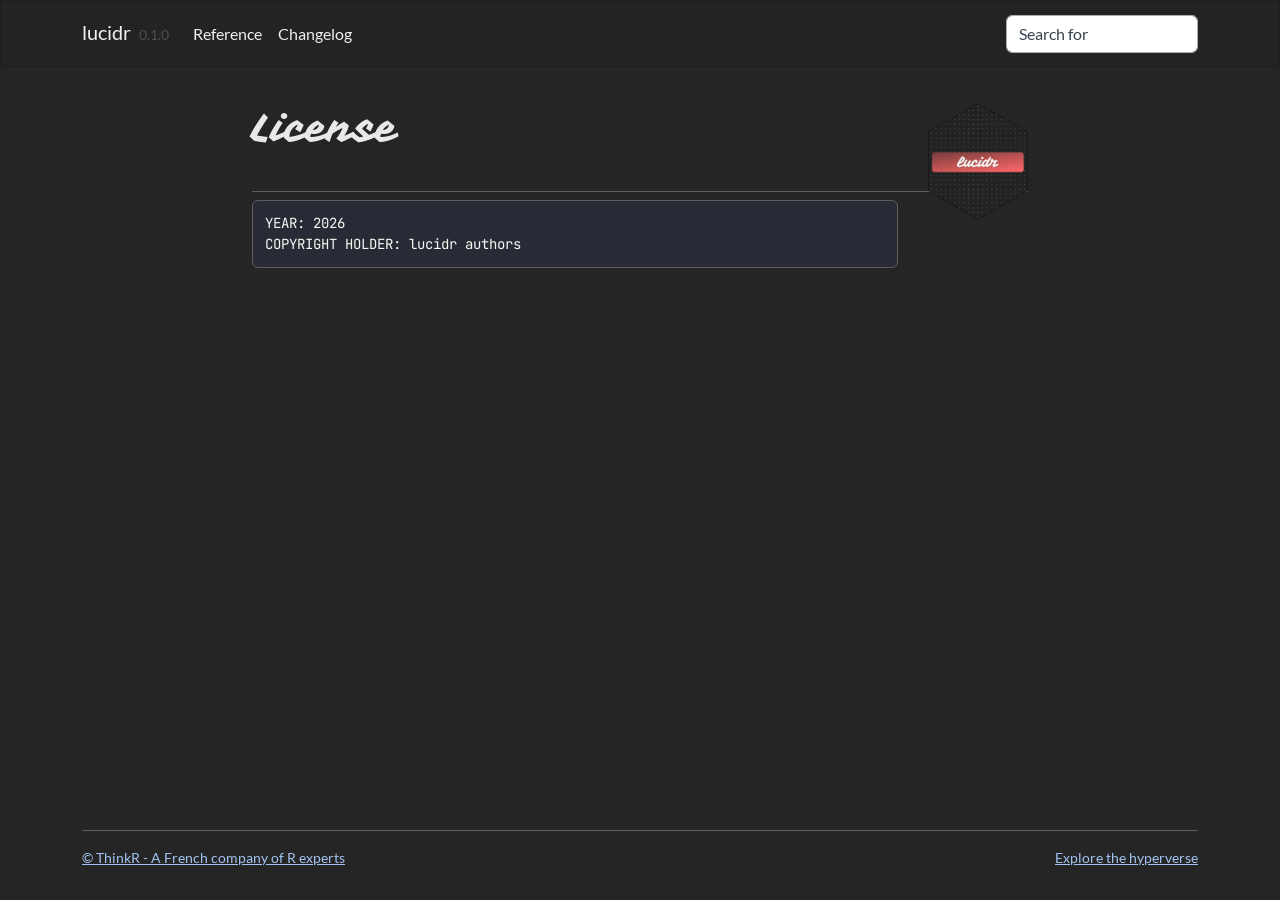
<file: LICENSE-text.html>
<!DOCTYPE html>
<!-- Generated by pkgdown: do not edit by hand --><html lang="en"><head><meta http-equiv="Content-Type" content="text/html; charset=UTF-8"><meta charset="utf-8"><meta http-equiv="X-UA-Compatible" content="IE=edge"><meta name="viewport" content="width=device-width, initial-scale=1, shrink-to-fit=no"><title>License • lucidr</title><!-- favicons --><link rel="icon" type="image/png" sizes="96x96" href="favicon-96x96.png"><link rel="icon" type="”image/svg+xml”" href="favicon.svg"><link rel="apple-touch-icon" sizes="180x180" href="apple-touch-icon.png"><link rel="icon" sizes="any" href="favicon.ico"><link rel="manifest" href="site.webmanifest"><script src="deps/jquery-3.6.0/jquery-3.6.0.min.js"></script><meta name="viewport" content="width=device-width, initial-scale=1, shrink-to-fit=no"><link href="deps/bootstrap-5.3.1/bootstrap.min.css" rel="stylesheet"><script src="deps/bootstrap-5.3.1/bootstrap.bundle.min.js"></script><link href="deps/Lato-0.4.10/font.css" rel="stylesheet"><link href="deps/JetBrains_Mono-0.4.10/font.css" rel="stylesheet"><link href="deps/Vampiro_One-0.4.10/font.css" rel="stylesheet"><link href="deps/font-awesome-6.5.2/css/all.min.css" rel="stylesheet"><link href="deps/font-awesome-6.5.2/css/v4-shims.min.css" rel="stylesheet"><script src="deps/headroom-0.11.0/headroom.min.js"></script><script src="deps/headroom-0.11.0/jQuery.headroom.min.js"></script><script src="deps/bootstrap-toc-1.0.1/bootstrap-toc.min.js"></script><script src="deps/clipboard.js-2.0.11/clipboard.min.js"></script><script src="deps/search-1.0.0/autocomplete.jquery.min.js"></script><script src="deps/search-1.0.0/fuse.min.js"></script><script src="deps/search-1.0.0/mark.min.js"></script><!-- pkgdown --><script src="pkgdown.js"></script><link href="extra.css" rel="stylesheet"><meta property="og:title" content="License"><meta property="og:image" content="https://hyperverse-r.github.io/lucidr/logo.png"></head><body>
    <a href="#main" class="visually-hidden-focusable">Skip to contents</a>


    <nav class="navbar navbar-expand-lg fixed-top bg-primary" data-bs-theme="dark" aria-label="Site navigation"><div class="container">

    <a class="navbar-brand me-2" href="index.html">lucidr</a>

    <small class="nav-text text-muted me-auto" data-bs-toggle="tooltip" data-bs-placement="bottom" title="Released version">0.1.0</small>


    <button class="navbar-toggler" type="button" data-bs-toggle="collapse" data-bs-target="#navbar" aria-controls="navbar" aria-expanded="false" aria-label="Toggle navigation">
      <span class="navbar-toggler-icon"></span>
    </button>

    <div id="navbar" class="collapse navbar-collapse ms-3">
      <ul class="navbar-nav me-auto"><li class="nav-item"><a class="nav-link" href="reference/index.html">Reference</a></li>
<li class="nav-item"><a class="nav-link" href="news/index.html">Changelog</a></li>
      </ul><ul class="navbar-nav"><li class="nav-item"><form class="form-inline" role="search">
 <input class="form-control" type="search" name="search-input" id="search-input" autocomplete="off" aria-label="Search site" placeholder="Search for" data-search-index="search.json"></form></li>
      </ul></div>


  </div>
</nav><div class="container template-title-body">
<div class="row">
  <main id="main" class="col-md-9"><div class="page-header">
      <img src="logo.png" class="logo" alt=""><h1>License</h1>

    </div>

<pre>YEAR: 2026
COPYRIGHT HOLDER: lucidr authors
</pre>

  </main></div>


    <footer><div class="pkgdown-footer-left">
  <p><a href="https://thinkr.fr/" target="_blank" class="external-link">© ThinkR - A French company of R experts</a></p>
</div>

<div class="pkgdown-footer-right">
  <p><a href="https://github.com/hyperverse-r" target="_blank" class="external-link">Explore the hyperverse</a></p>
</div>

    </footer></div>





  </body></html>
</file>
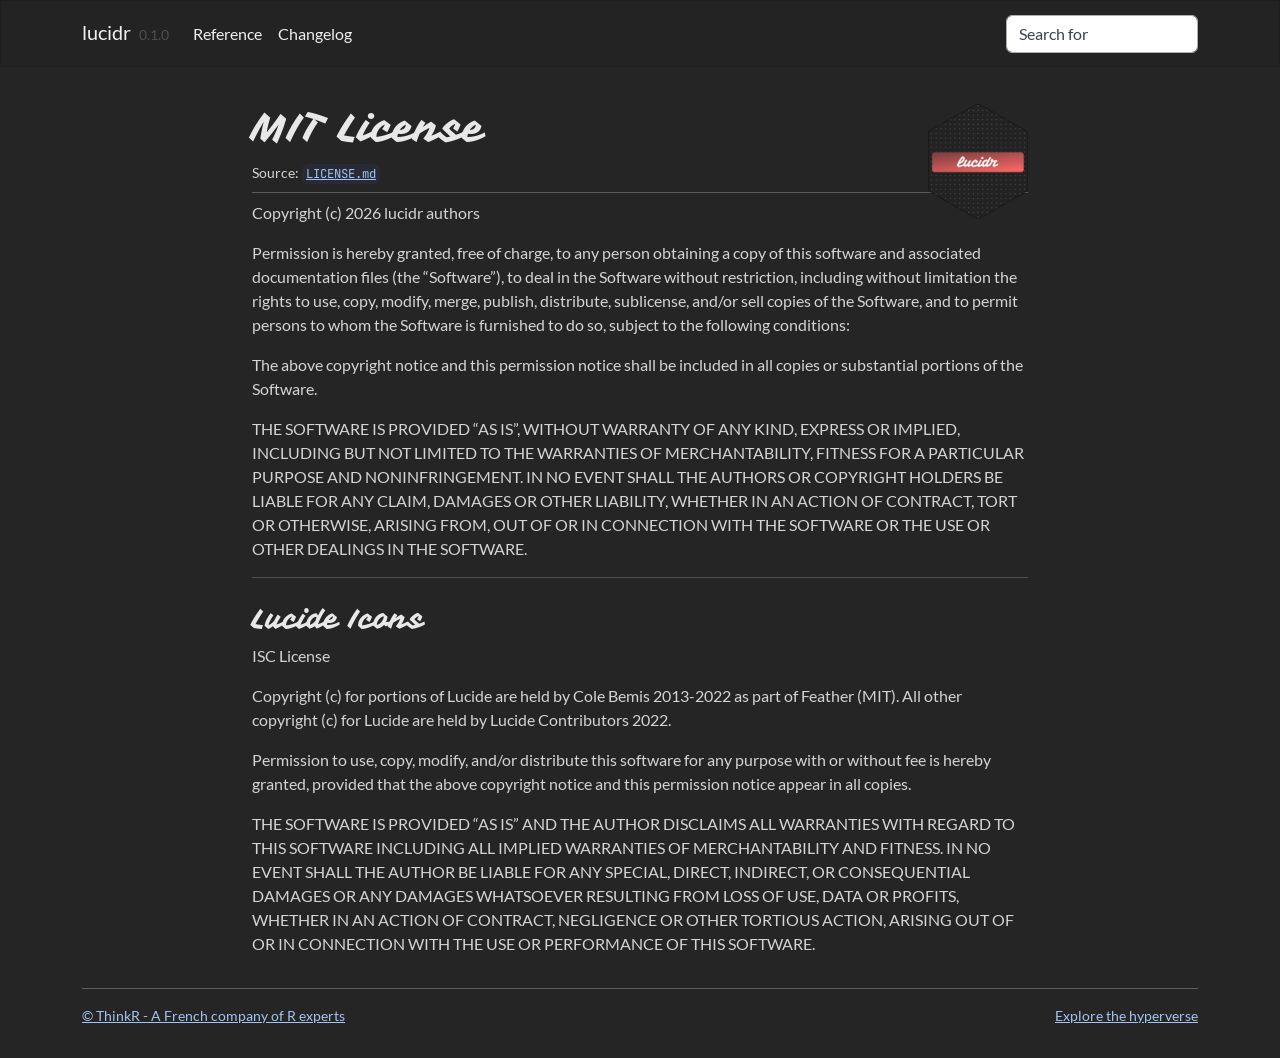
<file: LICENSE.html>
<!DOCTYPE html>
<!-- Generated by pkgdown: do not edit by hand --><html lang="en"><head><meta http-equiv="Content-Type" content="text/html; charset=UTF-8"><meta charset="utf-8"><meta http-equiv="X-UA-Compatible" content="IE=edge"><meta name="viewport" content="width=device-width, initial-scale=1, shrink-to-fit=no"><title>MIT License • lucidr</title><!-- favicons --><link rel="icon" type="image/png" sizes="96x96" href="favicon-96x96.png"><link rel="icon" type="”image/svg+xml”" href="favicon.svg"><link rel="apple-touch-icon" sizes="180x180" href="apple-touch-icon.png"><link rel="icon" sizes="any" href="favicon.ico"><link rel="manifest" href="site.webmanifest"><script src="deps/jquery-3.6.0/jquery-3.6.0.min.js"></script><meta name="viewport" content="width=device-width, initial-scale=1, shrink-to-fit=no"><link href="deps/bootstrap-5.3.1/bootstrap.min.css" rel="stylesheet"><script src="deps/bootstrap-5.3.1/bootstrap.bundle.min.js"></script><link href="deps/Lato-0.4.10/font.css" rel="stylesheet"><link href="deps/JetBrains_Mono-0.4.10/font.css" rel="stylesheet"><link href="deps/Vampiro_One-0.4.10/font.css" rel="stylesheet"><link href="deps/font-awesome-6.5.2/css/all.min.css" rel="stylesheet"><link href="deps/font-awesome-6.5.2/css/v4-shims.min.css" rel="stylesheet"><script src="deps/headroom-0.11.0/headroom.min.js"></script><script src="deps/headroom-0.11.0/jQuery.headroom.min.js"></script><script src="deps/bootstrap-toc-1.0.1/bootstrap-toc.min.js"></script><script src="deps/clipboard.js-2.0.11/clipboard.min.js"></script><script src="deps/search-1.0.0/autocomplete.jquery.min.js"></script><script src="deps/search-1.0.0/fuse.min.js"></script><script src="deps/search-1.0.0/mark.min.js"></script><!-- pkgdown --><script src="pkgdown.js"></script><link href="extra.css" rel="stylesheet"><meta property="og:title" content="MIT License"><meta property="og:image" content="https://hyperverse-r.github.io/lucidr/logo.png"></head><body>
    <a href="#main" class="visually-hidden-focusable">Skip to contents</a>


    <nav class="navbar navbar-expand-lg fixed-top bg-primary" data-bs-theme="dark" aria-label="Site navigation"><div class="container">

    <a class="navbar-brand me-2" href="index.html">lucidr</a>

    <small class="nav-text text-muted me-auto" data-bs-toggle="tooltip" data-bs-placement="bottom" title="Released version">0.1.0</small>


    <button class="navbar-toggler" type="button" data-bs-toggle="collapse" data-bs-target="#navbar" aria-controls="navbar" aria-expanded="false" aria-label="Toggle navigation">
      <span class="navbar-toggler-icon"></span>
    </button>

    <div id="navbar" class="collapse navbar-collapse ms-3">
      <ul class="navbar-nav me-auto"><li class="nav-item"><a class="nav-link" href="reference/index.html">Reference</a></li>
<li class="nav-item"><a class="nav-link" href="news/index.html">Changelog</a></li>
      </ul><ul class="navbar-nav"><li class="nav-item"><form class="form-inline" role="search">
 <input class="form-control" type="search" name="search-input" id="search-input" autocomplete="off" aria-label="Search site" placeholder="Search for" data-search-index="search.json"></form></li>
      </ul></div>


  </div>
</nav><div class="container template-title-body">
<div class="row">
  <main id="main" class="col-md-9"><div class="page-header">
      <img src="logo.png" class="logo" alt=""><h1>MIT License</h1>
      <small class="dont-index">Source: <a href="https://github.com/hyperverse-r/lucidr/blob/v0.1.0/LICENSE.md" class="external-link"><code>LICENSE.md</code></a></small>
    </div>

<div id="mit-license" class="section level1">

<p>Copyright (c) 2026 lucidr authors</p>
<p>Permission is hereby granted, free of charge, to any person obtaining a copy of this software and associated documentation files (the “Software”), to deal in the Software without restriction, including without limitation the rights to use, copy, modify, merge, publish, distribute, sublicense, and/or sell copies of the Software, and to permit persons to whom the Software is furnished to do so, subject to the following conditions:</p>
<p>The above copyright notice and this permission notice shall be included in all copies or substantial portions of the Software.</p>
<p>THE SOFTWARE IS PROVIDED “AS IS”, WITHOUT WARRANTY OF ANY KIND, EXPRESS OR IMPLIED, INCLUDING BUT NOT LIMITED TO THE WARRANTIES OF MERCHANTABILITY, FITNESS FOR A PARTICULAR PURPOSE AND NONINFRINGEMENT. IN NO EVENT SHALL THE AUTHORS OR COPYRIGHT HOLDERS BE LIABLE FOR ANY CLAIM, DAMAGES OR OTHER LIABILITY, WHETHER IN AN ACTION OF CONTRACT, TORT OR OTHERWISE, ARISING FROM, OUT OF OR IN CONNECTION WITH THE SOFTWARE OR THE USE OR OTHER DEALINGS IN THE SOFTWARE.</p>
<hr><div class="section level2">
<h2 id="lucide-icons">Lucide Icons<a class="anchor" aria-label="anchor" href="#lucide-icons"></a></h2>
<p>ISC License</p>
<p>Copyright (c) for portions of Lucide are held by Cole Bemis 2013-2022 as part of Feather (MIT). All other copyright (c) for Lucide are held by Lucide Contributors 2022.</p>
<p>Permission to use, copy, modify, and/or distribute this software for any purpose with or without fee is hereby granted, provided that the above copyright notice and this permission notice appear in all copies.</p>
<p>THE SOFTWARE IS PROVIDED “AS IS” AND THE AUTHOR DISCLAIMS ALL WARRANTIES WITH REGARD TO THIS SOFTWARE INCLUDING ALL IMPLIED WARRANTIES OF MERCHANTABILITY AND FITNESS. IN NO EVENT SHALL THE AUTHOR BE LIABLE FOR ANY SPECIAL, DIRECT, INDIRECT, OR CONSEQUENTIAL DAMAGES OR ANY DAMAGES WHATSOEVER RESULTING FROM LOSS OF USE, DATA OR PROFITS, WHETHER IN AN ACTION OF CONTRACT, NEGLIGENCE OR OTHER TORTIOUS ACTION, ARISING OUT OF OR IN CONNECTION WITH THE USE OR PERFORMANCE OF THIS SOFTWARE.</p>
</div>
</div>

  </main></div>


    <footer><div class="pkgdown-footer-left">
  <p><a href="https://thinkr.fr/" target="_blank" class="external-link">© ThinkR - A French company of R experts</a></p>
</div>

<div class="pkgdown-footer-right">
  <p><a href="https://github.com/hyperverse-r" target="_blank" class="external-link">Explore the hyperverse</a></p>
</div>

    </footer></div>





  </body></html>
</file>
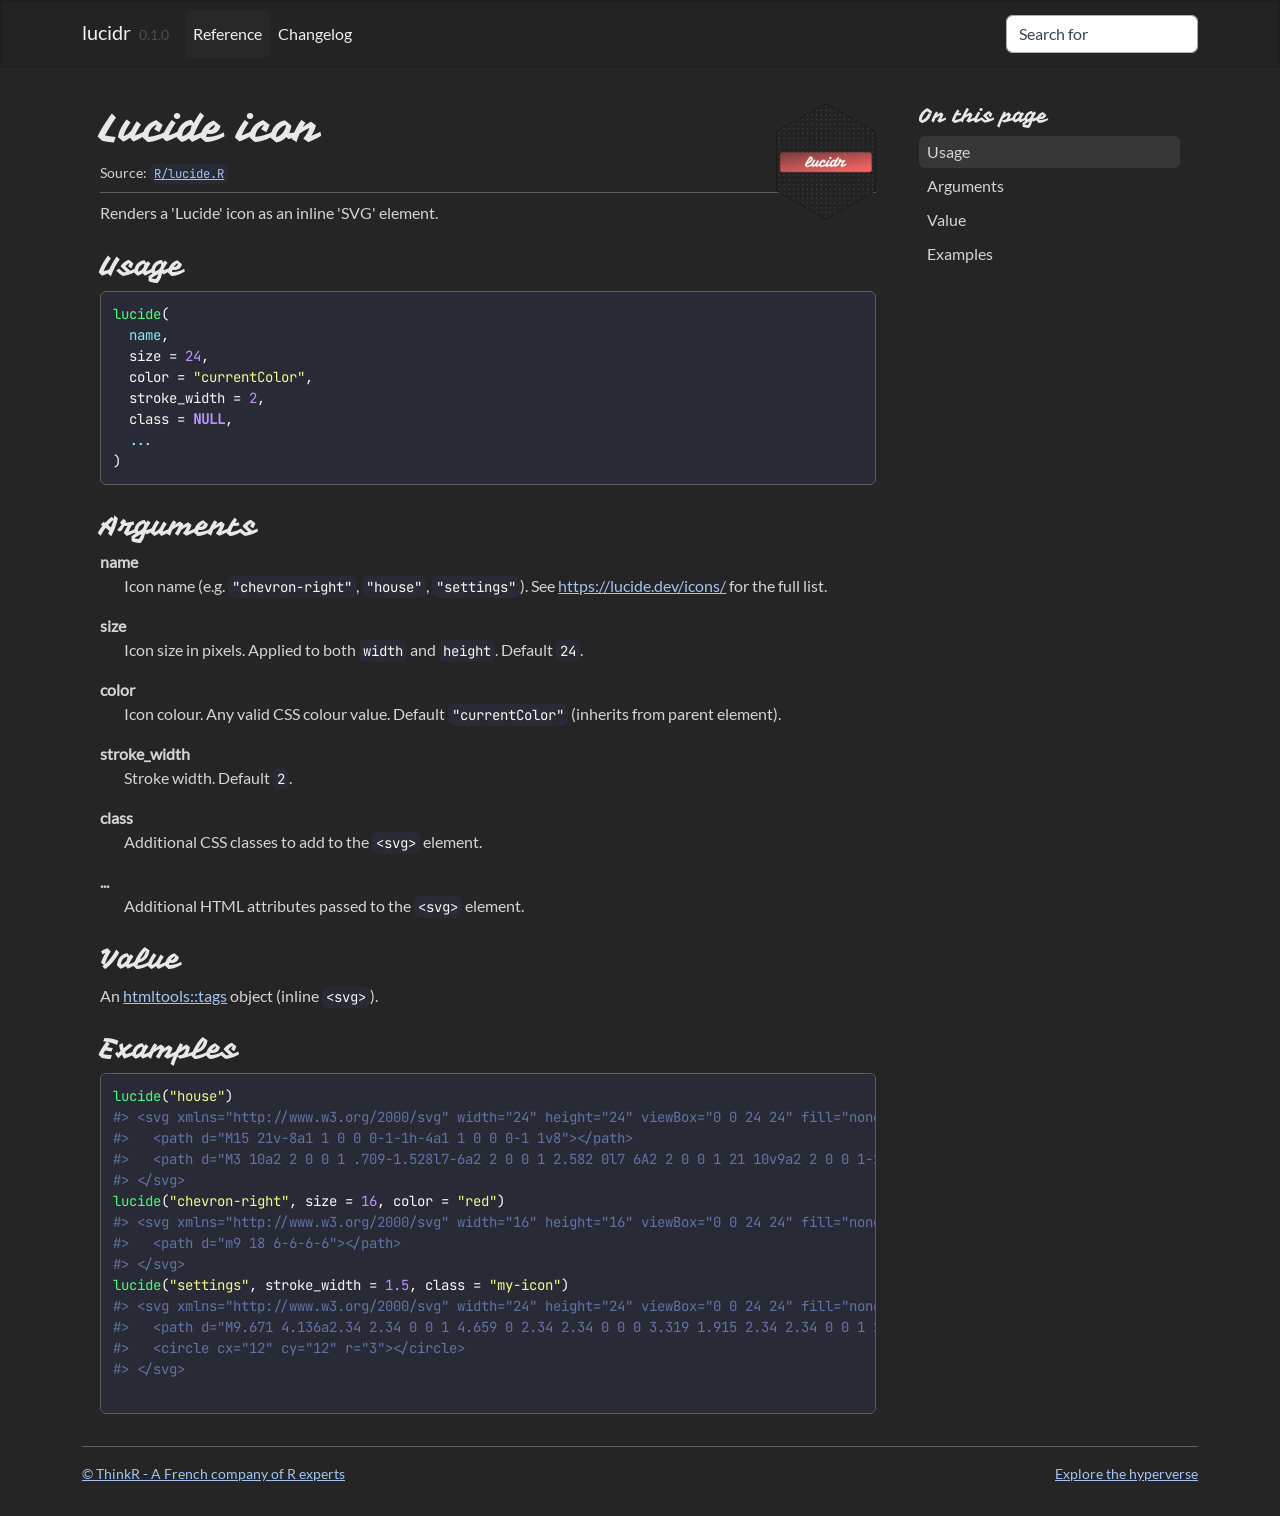
<file: reference/lucide.html>
<!DOCTYPE html>
<!-- Generated by pkgdown: do not edit by hand --><html lang="en"><head><meta http-equiv="Content-Type" content="text/html; charset=UTF-8"><meta charset="utf-8"><meta http-equiv="X-UA-Compatible" content="IE=edge"><meta name="viewport" content="width=device-width, initial-scale=1, shrink-to-fit=no"><title>Lucide icon — lucide • lucidr</title><!-- favicons --><link rel="icon" type="image/png" sizes="96x96" href="../favicon-96x96.png"><link rel="icon" type="”image/svg+xml”" href="../favicon.svg"><link rel="apple-touch-icon" sizes="180x180" href="../apple-touch-icon.png"><link rel="icon" sizes="any" href="../favicon.ico"><link rel="manifest" href="../site.webmanifest"><script src="../deps/jquery-3.6.0/jquery-3.6.0.min.js"></script><meta name="viewport" content="width=device-width, initial-scale=1, shrink-to-fit=no"><link href="../deps/bootstrap-5.3.1/bootstrap.min.css" rel="stylesheet"><script src="../deps/bootstrap-5.3.1/bootstrap.bundle.min.js"></script><link href="../deps/Lato-0.4.10/font.css" rel="stylesheet"><link href="../deps/JetBrains_Mono-0.4.10/font.css" rel="stylesheet"><link href="../deps/Vampiro_One-0.4.10/font.css" rel="stylesheet"><link href="../deps/font-awesome-6.5.2/css/all.min.css" rel="stylesheet"><link href="../deps/font-awesome-6.5.2/css/v4-shims.min.css" rel="stylesheet"><script src="../deps/headroom-0.11.0/headroom.min.js"></script><script src="../deps/headroom-0.11.0/jQuery.headroom.min.js"></script><script src="../deps/bootstrap-toc-1.0.1/bootstrap-toc.min.js"></script><script src="../deps/clipboard.js-2.0.11/clipboard.min.js"></script><script src="../deps/search-1.0.0/autocomplete.jquery.min.js"></script><script src="../deps/search-1.0.0/fuse.min.js"></script><script src="../deps/search-1.0.0/mark.min.js"></script><!-- pkgdown --><script src="../pkgdown.js"></script><link href="../extra.css" rel="stylesheet"><meta property="og:title" content="Lucide icon — lucide"><meta name="description" content="Renders a 'Lucide' icon as an inline 'SVG' element."><meta property="og:description" content="Renders a 'Lucide' icon as an inline 'SVG' element."><meta property="og:image" content="https://hyperverse-r.github.io/lucidr/logo.png"></head><body>
    <a href="#main" class="visually-hidden-focusable">Skip to contents</a>


    <nav class="navbar navbar-expand-lg fixed-top bg-primary" data-bs-theme="dark" aria-label="Site navigation"><div class="container">

    <a class="navbar-brand me-2" href="../index.html">lucidr</a>

    <small class="nav-text text-muted me-auto" data-bs-toggle="tooltip" data-bs-placement="bottom" title="Released version">0.1.0</small>


    <button class="navbar-toggler" type="button" data-bs-toggle="collapse" data-bs-target="#navbar" aria-controls="navbar" aria-expanded="false" aria-label="Toggle navigation">
      <span class="navbar-toggler-icon"></span>
    </button>

    <div id="navbar" class="collapse navbar-collapse ms-3">
      <ul class="navbar-nav me-auto"><li class="active nav-item"><a class="nav-link" href="../reference/index.html">Reference</a></li>
<li class="nav-item"><a class="nav-link" href="../news/index.html">Changelog</a></li>
      </ul><ul class="navbar-nav"><li class="nav-item"><form class="form-inline" role="search">
 <input class="form-control" type="search" name="search-input" id="search-input" autocomplete="off" aria-label="Search site" placeholder="Search for" data-search-index="../search.json"></form></li>
      </ul></div>


  </div>
</nav><div class="container template-reference-topic">
<div class="row">
  <main id="main" class="col-md-9"><div class="page-header">
      <img src="../logo.png" class="logo" alt=""><h1>Lucide icon</h1>
      <small class="dont-index">Source: <a href="https://github.com/hyperverse-r/lucidr/blob/v0.1.0/R/lucide.R" class="external-link"><code>R/lucide.R</code></a></small>
      <div class="d-none name"><code>lucide.Rd</code></div>
    </div>

    <div class="ref-description section level2">
    <p>Renders a 'Lucide' icon as an inline 'SVG' element.</p>
    </div>

    <div class="section level2">
    <h2 id="ref-usage">Usage<a class="anchor" aria-label="anchor" href="#ref-usage"></a></h2>
    <div class="sourceCode"><pre class="sourceCode r"><code><span><span class="fu">lucide</span><span class="op">(</span></span>
<span>  <span class="va">name</span>,</span>
<span>  size <span class="op">=</span> <span class="fl">24</span>,</span>
<span>  color <span class="op">=</span> <span class="st">"currentColor"</span>,</span>
<span>  stroke_width <span class="op">=</span> <span class="fl">2</span>,</span>
<span>  class <span class="op">=</span> <span class="cn">NULL</span>,</span>
<span>  <span class="va">...</span></span>
<span><span class="op">)</span></span></code></pre></div>
    </div>

    <div class="section level2">
    <h2 id="arguments">Arguments<a class="anchor" aria-label="anchor" href="#arguments"></a></h2>


<dl><dt id="arg-name">name<a class="anchor" aria-label="anchor" href="#arg-name"></a></dt>
<dd><p>Icon name (e.g. <code>"chevron-right"</code>, <code>"house"</code>, <code>"settings"</code>).
See <a href="https://lucide.dev/icons/" class="external-link">https://lucide.dev/icons/</a> for the full list.</p></dd>


<dt id="arg-size">size<a class="anchor" aria-label="anchor" href="#arg-size"></a></dt>
<dd><p>Icon size in pixels. Applied to both <code>width</code> and <code>height</code>.
Default <code>24</code>.</p></dd>


<dt id="arg-color">color<a class="anchor" aria-label="anchor" href="#arg-color"></a></dt>
<dd><p>Icon colour. Any valid CSS colour value. Default
<code>"currentColor"</code> (inherits from parent element).</p></dd>


<dt id="arg-stroke-width">stroke_width<a class="anchor" aria-label="anchor" href="#arg-stroke-width"></a></dt>
<dd><p>Stroke width. Default <code>2</code>.</p></dd>


<dt id="arg-class">class<a class="anchor" aria-label="anchor" href="#arg-class"></a></dt>
<dd><p>Additional CSS classes to add to the <code>&lt;svg&gt;</code> element.</p></dd>


<dt id="arg--">...<a class="anchor" aria-label="anchor" href="#arg--"></a></dt>
<dd><p>Additional HTML attributes passed to the <code>&lt;svg&gt;</code> element.</p></dd>

</dl></div>
    <div class="section level2">
    <h2 id="value">Value<a class="anchor" aria-label="anchor" href="#value"></a></h2>
    <p>An <a href="https://rstudio.github.io/htmltools/reference/builder.html" class="external-link">htmltools::tags</a> object (inline <code>&lt;svg&gt;</code>).</p>
    </div>

    <div class="section level2">
    <h2 id="ref-examples">Examples<a class="anchor" aria-label="anchor" href="#ref-examples"></a></h2>
    <div class="sourceCode"><pre class="sourceCode r"><code><span class="r-in"><span><span class="fu">lucide</span><span class="op">(</span><span class="st">"house"</span><span class="op">)</span></span></span>
<span class="r-out co"><span class="r-pr">#&gt;</span> &lt;svg xmlns="http://www.w3.org/2000/svg" width="24" height="24" viewBox="0 0 24 24" fill="none" stroke="currentColor" stroke-width="2" stroke-linecap="round" stroke-linejoin="round" aria-hidden="true"&gt;</span>
<span class="r-out co"><span class="r-pr">#&gt;</span>   &lt;path d="M15 21v-8a1 1 0 0 0-1-1h-4a1 1 0 0 0-1 1v8"&gt;&lt;/path&gt;</span>
<span class="r-out co"><span class="r-pr">#&gt;</span>   &lt;path d="M3 10a2 2 0 0 1 .709-1.528l7-6a2 2 0 0 1 2.582 0l7 6A2 2 0 0 1 21 10v9a2 2 0 0 1-2 2H5a2 2 0 0 1-2-2z"&gt;&lt;/path&gt;</span>
<span class="r-out co"><span class="r-pr">#&gt;</span> &lt;/svg&gt;</span>
<span class="r-in"><span><span class="fu">lucide</span><span class="op">(</span><span class="st">"chevron-right"</span>, size <span class="op">=</span> <span class="fl">16</span>, color <span class="op">=</span> <span class="st">"red"</span><span class="op">)</span></span></span>
<span class="r-out co"><span class="r-pr">#&gt;</span> &lt;svg xmlns="http://www.w3.org/2000/svg" width="16" height="16" viewBox="0 0 24 24" fill="none" stroke="red" stroke-width="2" stroke-linecap="round" stroke-linejoin="round" aria-hidden="true"&gt;</span>
<span class="r-out co"><span class="r-pr">#&gt;</span>   &lt;path d="m9 18 6-6-6-6"&gt;&lt;/path&gt;</span>
<span class="r-out co"><span class="r-pr">#&gt;</span> &lt;/svg&gt;</span>
<span class="r-in"><span><span class="fu">lucide</span><span class="op">(</span><span class="st">"settings"</span>, stroke_width <span class="op">=</span> <span class="fl">1.5</span>, class <span class="op">=</span> <span class="st">"my-icon"</span><span class="op">)</span></span></span>
<span class="r-out co"><span class="r-pr">#&gt;</span> &lt;svg xmlns="http://www.w3.org/2000/svg" width="24" height="24" viewBox="0 0 24 24" fill="none" stroke="currentColor" stroke-width="1.5" stroke-linecap="round" stroke-linejoin="round" class="my-icon" aria-hidden="true"&gt;</span>
<span class="r-out co"><span class="r-pr">#&gt;</span>   &lt;path d="M9.671 4.136a2.34 2.34 0 0 1 4.659 0 2.34 2.34 0 0 0 3.319 1.915 2.34 2.34 0 0 1 2.33 4.033 2.34 2.34 0 0 0 0 3.831 2.34 2.34 0 0 1-2.33 4.033 2.34 2.34 0 0 0-3.319 1.915 2.34 2.34 0 0 1-4.659 0 2.34 2.34 0 0 0-3.32-1.915 2.34 2.34 0 0 1-2.33-4.033 2.34 2.34 0 0 0 0-3.831A2.34 2.34 0 0 1 6.35 6.051a2.34 2.34 0 0 0 3.319-1.915"&gt;&lt;/path&gt;</span>
<span class="r-out co"><span class="r-pr">#&gt;</span>   &lt;circle cx="12" cy="12" r="3"&gt;&lt;/circle&gt;</span>
<span class="r-out co"><span class="r-pr">#&gt;</span> &lt;/svg&gt;</span>
<span class="r-in"><span></span></span>
</code></pre></div>
    </div>
  </main><aside class="col-md-3"><nav id="toc" aria-label="Table of contents"><h2>On this page</h2>
    </nav></aside></div>


    <footer><div class="pkgdown-footer-left">
  <p><a href="https://thinkr.fr/" target="_blank" class="external-link">© ThinkR - A French company of R experts</a></p>
</div>

<div class="pkgdown-footer-right">
  <p><a href="https://github.com/hyperverse-r" target="_blank" class="external-link">Explore the hyperverse</a></p>
</div>

    </footer></div>





  </body></html>
</file>
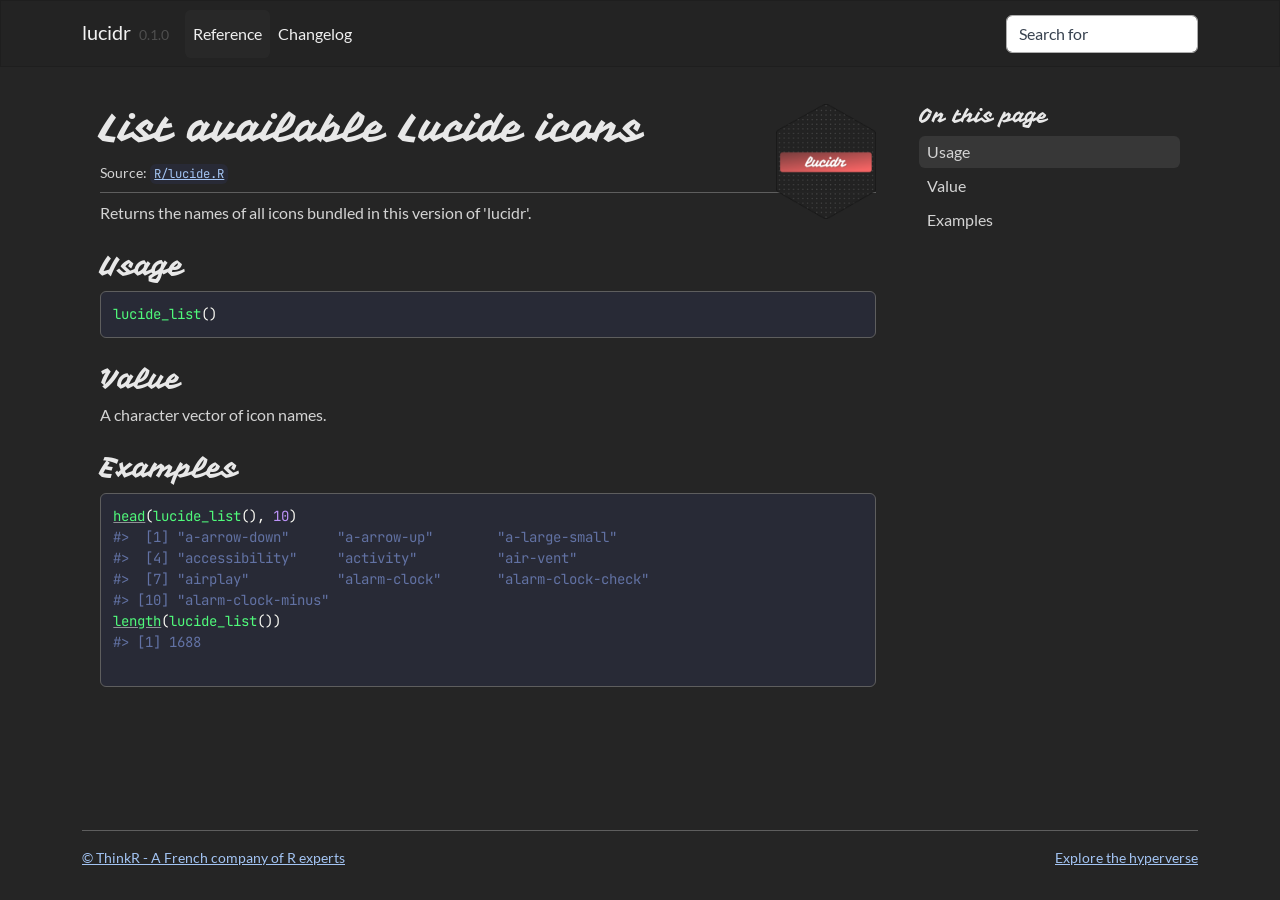
<file: reference/lucide_list.html>
<!DOCTYPE html>
<!-- Generated by pkgdown: do not edit by hand --><html lang="en"><head><meta http-equiv="Content-Type" content="text/html; charset=UTF-8"><meta charset="utf-8"><meta http-equiv="X-UA-Compatible" content="IE=edge"><meta name="viewport" content="width=device-width, initial-scale=1, shrink-to-fit=no"><title>List available Lucide icons — lucide_list • lucidr</title><!-- favicons --><link rel="icon" type="image/png" sizes="96x96" href="../favicon-96x96.png"><link rel="icon" type="”image/svg+xml”" href="../favicon.svg"><link rel="apple-touch-icon" sizes="180x180" href="../apple-touch-icon.png"><link rel="icon" sizes="any" href="../favicon.ico"><link rel="manifest" href="../site.webmanifest"><script src="../deps/jquery-3.6.0/jquery-3.6.0.min.js"></script><meta name="viewport" content="width=device-width, initial-scale=1, shrink-to-fit=no"><link href="../deps/bootstrap-5.3.1/bootstrap.min.css" rel="stylesheet"><script src="../deps/bootstrap-5.3.1/bootstrap.bundle.min.js"></script><link href="../deps/Lato-0.4.10/font.css" rel="stylesheet"><link href="../deps/JetBrains_Mono-0.4.10/font.css" rel="stylesheet"><link href="../deps/Vampiro_One-0.4.10/font.css" rel="stylesheet"><link href="../deps/font-awesome-6.5.2/css/all.min.css" rel="stylesheet"><link href="../deps/font-awesome-6.5.2/css/v4-shims.min.css" rel="stylesheet"><script src="../deps/headroom-0.11.0/headroom.min.js"></script><script src="../deps/headroom-0.11.0/jQuery.headroom.min.js"></script><script src="../deps/bootstrap-toc-1.0.1/bootstrap-toc.min.js"></script><script src="../deps/clipboard.js-2.0.11/clipboard.min.js"></script><script src="../deps/search-1.0.0/autocomplete.jquery.min.js"></script><script src="../deps/search-1.0.0/fuse.min.js"></script><script src="../deps/search-1.0.0/mark.min.js"></script><!-- pkgdown --><script src="../pkgdown.js"></script><link href="../extra.css" rel="stylesheet"><meta property="og:title" content="List available Lucide icons — lucide_list"><meta name="description" content="Returns the names of all icons bundled in this version of 'lucidr'."><meta property="og:description" content="Returns the names of all icons bundled in this version of 'lucidr'."><meta property="og:image" content="https://hyperverse-r.github.io/lucidr/logo.png"></head><body>
    <a href="#main" class="visually-hidden-focusable">Skip to contents</a>


    <nav class="navbar navbar-expand-lg fixed-top bg-primary" data-bs-theme="dark" aria-label="Site navigation"><div class="container">

    <a class="navbar-brand me-2" href="../index.html">lucidr</a>

    <small class="nav-text text-muted me-auto" data-bs-toggle="tooltip" data-bs-placement="bottom" title="Released version">0.1.0</small>


    <button class="navbar-toggler" type="button" data-bs-toggle="collapse" data-bs-target="#navbar" aria-controls="navbar" aria-expanded="false" aria-label="Toggle navigation">
      <span class="navbar-toggler-icon"></span>
    </button>

    <div id="navbar" class="collapse navbar-collapse ms-3">
      <ul class="navbar-nav me-auto"><li class="active nav-item"><a class="nav-link" href="../reference/index.html">Reference</a></li>
<li class="nav-item"><a class="nav-link" href="../news/index.html">Changelog</a></li>
      </ul><ul class="navbar-nav"><li class="nav-item"><form class="form-inline" role="search">
 <input class="form-control" type="search" name="search-input" id="search-input" autocomplete="off" aria-label="Search site" placeholder="Search for" data-search-index="../search.json"></form></li>
      </ul></div>


  </div>
</nav><div class="container template-reference-topic">
<div class="row">
  <main id="main" class="col-md-9"><div class="page-header">
      <img src="../logo.png" class="logo" alt=""><h1>List available Lucide icons</h1>
      <small class="dont-index">Source: <a href="https://github.com/hyperverse-r/lucidr/blob/v0.1.0/R/lucide.R" class="external-link"><code>R/lucide.R</code></a></small>
      <div class="d-none name"><code>lucide_list.Rd</code></div>
    </div>

    <div class="ref-description section level2">
    <p>Returns the names of all icons bundled in this version of 'lucidr'.</p>
    </div>

    <div class="section level2">
    <h2 id="ref-usage">Usage<a class="anchor" aria-label="anchor" href="#ref-usage"></a></h2>
    <div class="sourceCode"><pre class="sourceCode r"><code><span><span class="fu">lucide_list</span><span class="op">(</span><span class="op">)</span></span></code></pre></div>
    </div>

    <div class="section level2">
    <h2 id="value">Value<a class="anchor" aria-label="anchor" href="#value"></a></h2>
    <p>A character vector of icon names.</p>
    </div>

    <div class="section level2">
    <h2 id="ref-examples">Examples<a class="anchor" aria-label="anchor" href="#ref-examples"></a></h2>
    <div class="sourceCode"><pre class="sourceCode r"><code><span class="r-in"><span><span class="fu"><a href="https://rdrr.io/r/utils/head.html" class="external-link">head</a></span><span class="op">(</span><span class="fu">lucide_list</span><span class="op">(</span><span class="op">)</span>, <span class="fl">10</span><span class="op">)</span></span></span>
<span class="r-out co"><span class="r-pr">#&gt;</span>  [1] "a-arrow-down"      "a-arrow-up"        "a-large-small"    </span>
<span class="r-out co"><span class="r-pr">#&gt;</span>  [4] "accessibility"     "activity"          "air-vent"         </span>
<span class="r-out co"><span class="r-pr">#&gt;</span>  [7] "airplay"           "alarm-clock"       "alarm-clock-check"</span>
<span class="r-out co"><span class="r-pr">#&gt;</span> [10] "alarm-clock-minus"</span>
<span class="r-in"><span><span class="fu"><a href="https://rdrr.io/r/base/length.html" class="external-link">length</a></span><span class="op">(</span><span class="fu">lucide_list</span><span class="op">(</span><span class="op">)</span><span class="op">)</span></span></span>
<span class="r-out co"><span class="r-pr">#&gt;</span> [1] 1688</span>
<span class="r-in"><span></span></span>
</code></pre></div>
    </div>
  </main><aside class="col-md-3"><nav id="toc" aria-label="Table of contents"><h2>On this page</h2>
    </nav></aside></div>


    <footer><div class="pkgdown-footer-left">
  <p><a href="https://thinkr.fr/" target="_blank" class="external-link">© ThinkR - A French company of R experts</a></p>
</div>

<div class="pkgdown-footer-right">
  <p><a href="https://github.com/hyperverse-r" target="_blank" class="external-link">Explore the hyperverse</a></p>
</div>

    </footer></div>





  </body></html>
</file>
<file: deps/Lato-0.4.10/font.css>
/* latin-ext */
@font-face {
  font-family: 'Lato';
  font-style: normal;
  font-weight: 400;
  font-display: swap;
  src: url(S6uyw4BMUTPHjxAwXjeu.woff2) format('woff2');
  unicode-range: U+0100-02BA, U+02BD-02C5, U+02C7-02CC, U+02CE-02D7, U+02DD-02FF, U+0304, U+0308, U+0329, U+1D00-1DBF, U+1E00-1E9F, U+1EF2-1EFF, U+2020, U+20A0-20AB, U+20AD-20C0, U+2113, U+2C60-2C7F, U+A720-A7FF;
}
/* latin */
@font-face {
  font-family: 'Lato';
  font-style: normal;
  font-weight: 400;
  font-display: swap;
  src: url(S6uyw4BMUTPHjx4wXg.woff2) format('woff2');
  unicode-range: U+0000-00FF, U+0131, U+0152-0153, U+02BB-02BC, U+02C6, U+02DA, U+02DC, U+0304, U+0308, U+0329, U+2000-206F, U+20AC, U+2122, U+2191, U+2193, U+2212, U+2215, U+FEFF, U+FFFD;
}
</file>
<file: deps/JetBrains_Mono-0.4.10/font.css>
/* cyrillic-ext */
@font-face {
  font-family: 'JetBrains Mono';
  font-style: normal;
  font-weight: 400;
  font-display: swap;
  src: url(tDbY2o-flEEny0FZhsfKu5WU4zr3E_BX0PnT8RD8yKxTN1OVgaY.woff2) format('woff2');
  unicode-range: U+0460-052F, U+1C80-1C8A, U+20B4, U+2DE0-2DFF, U+A640-A69F, U+FE2E-FE2F;
}
/* cyrillic */
@font-face {
  font-family: 'JetBrains Mono';
  font-style: normal;
  font-weight: 400;
  font-display: swap;
  src: url(tDbY2o-flEEny0FZhsfKu5WU4zr3E_BX0PnT8RD8yKxTPlOVgaY.woff2) format('woff2');
  unicode-range: U+0301, U+0400-045F, U+0490-0491, U+04B0-04B1, U+2116;
}
/* greek */
@font-face {
  font-family: 'JetBrains Mono';
  font-style: normal;
  font-weight: 400;
  font-display: swap;
  src: url(tDbY2o-flEEny0FZhsfKu5WU4zr3E_BX0PnT8RD8yKxTOVOVgaY.woff2) format('woff2');
  unicode-range: U+0370-0377, U+037A-037F, U+0384-038A, U+038C, U+038E-03A1, U+03A3-03FF;
}
/* vietnamese */
@font-face {
  font-family: 'JetBrains Mono';
  font-style: normal;
  font-weight: 400;
  font-display: swap;
  src: url(tDbY2o-flEEny0FZhsfKu5WU4zr3E_BX0PnT8RD8yKxTNVOVgaY.woff2) format('woff2');
  unicode-range: U+0102-0103, U+0110-0111, U+0128-0129, U+0168-0169, U+01A0-01A1, U+01AF-01B0, U+0300-0301, U+0303-0304, U+0308-0309, U+0323, U+0329, U+1EA0-1EF9, U+20AB;
}
/* latin-ext */
@font-face {
  font-family: 'JetBrains Mono';
  font-style: normal;
  font-weight: 400;
  font-display: swap;
  src: url(tDbY2o-flEEny0FZhsfKu5WU4zr3E_BX0PnT8RD8yKxTNFOVgaY.woff2) format('woff2');
  unicode-range: U+0100-02BA, U+02BD-02C5, U+02C7-02CC, U+02CE-02D7, U+02DD-02FF, U+0304, U+0308, U+0329, U+1D00-1DBF, U+1E00-1E9F, U+1EF2-1EFF, U+2020, U+20A0-20AB, U+20AD-20C0, U+2113, U+2C60-2C7F, U+A720-A7FF;
}
/* latin */
@font-face {
  font-family: 'JetBrains Mono';
  font-style: normal;
  font-weight: 400;
  font-display: swap;
  src: url(tDbY2o-flEEny0FZhsfKu5WU4zr3E_BX0PnT8RD8yKxTOlOV.woff2) format('woff2');
  unicode-range: U+0000-00FF, U+0131, U+0152-0153, U+02BB-02BC, U+02C6, U+02DA, U+02DC, U+0304, U+0308, U+0329, U+2000-206F, U+20AC, U+2122, U+2191, U+2193, U+2212, U+2215, U+FEFF, U+FFFD;
}
</file>
<file: deps/Vampiro_One-0.4.10/font.css>
/* latin-ext */
@font-face {
  font-family: 'Vampiro One';
  font-style: normal;
  font-weight: 400;
  font-display: swap;
  src: url(gokqH6DoDl5yXvJytFsdLnquuPl4og.woff2) format('woff2');
  unicode-range: U+0100-02BA, U+02BD-02C5, U+02C7-02CC, U+02CE-02D7, U+02DD-02FF, U+0304, U+0308, U+0329, U+1D00-1DBF, U+1E00-1E9F, U+1EF2-1EFF, U+2020, U+20A0-20AB, U+20AD-20C0, U+2113, U+2C60-2C7F, U+A720-A7FF;
}
/* latin */
@font-face {
  font-family: 'Vampiro One';
  font-style: normal;
  font-weight: 400;
  font-display: swap;
  src: url(gokqH6DoDl5yXvJytFsdLnqguPk.woff2) format('woff2');
  unicode-range: U+0000-00FF, U+0131, U+0152-0153, U+02BB-02BC, U+02C6, U+02DA, U+02DC, U+0304, U+0308, U+0329, U+2000-206F, U+20AC, U+2122, U+2191, U+2193, U+2212, U+2215, U+FEFF, U+FFFD;
}
</file>
<file: extra.css>
.navbar .form-control {
  background-color: #ffffff;
  color: #38424f;
}

.navbar .form-control::placeholder {
  color: var(--bs-primary-rgb);
}

.navbar .nav-item .nav-link:hover {
  background: RGBA(var(--bs-body-color-rgb), 0.1);
}

.navbar .nav-link,
.navbar-brand {
  color: #f0f0f0 !important;
}
.navbar .nav-link:hover {
  color: #ffffff !important;
}

.text-danger {
  color: #fa7ae7 !important;
  background-color: #38424f;
}
</file>
<file: deps/font-awesome-6.5.2/css/v4-shims.min.css>
/*!
 * Font Awesome Free 6.5.2 by @fontawesome - https://fontawesome.com
 * License - https://fontawesome.com/license/free (Icons: CC BY 4.0, Fonts: SIL OFL 1.1, Code: MIT License)
 * Copyright 2024 Fonticons, Inc.
 */
.fa.fa-glass:before{content:"\f000"}.fa.fa-envelope-o{font-family:"Font Awesome 6 Free";font-weight:400}.fa.fa-envelope-o:before{content:"\f0e0"}.fa.fa-star-o{font-family:"Font Awesome 6 Free";font-weight:400}.fa.fa-star-o:before{content:"\f005"}.fa.fa-close:before,.fa.fa-remove:before{content:"\f00d"}.fa.fa-gear:before{content:"\f013"}.fa.fa-trash-o{font-family:"Font Awesome 6 Free";font-weight:400}.fa.fa-trash-o:before{content:"\f2ed"}.fa.fa-home:before{content:"\f015"}.fa.fa-file-o{font-family:"Font Awesome 6 Free";font-weight:400}.fa.fa-file-o:before{content:"\f15b"}.fa.fa-clock-o{font-family:"Font Awesome 6 Free";font-weight:400}.fa.fa-clock-o:before{content:"\f017"}.fa.fa-arrow-circle-o-down{font-family:"Font Awesome 6 Free";font-weight:400}.fa.fa-arrow-circle-o-down:before{content:"\f358"}.fa.fa-arrow-circle-o-up{font-family:"Font Awesome 6 Free";font-weight:400}.fa.fa-arrow-circle-o-up:before{content:"\f35b"}.fa.fa-play-circle-o{font-family:"Font Awesome 6 Free";font-weight:400}.fa.fa-play-circle-o:before{content:"\f144"}.fa.fa-repeat:before,.fa.fa-rotate-right:before{content:"\f01e"}.fa.fa-refresh:before{content:"\f021"}.fa.fa-list-alt{font-family:"Font Awesome 6 Free";font-weight:400}.fa.fa-list-alt:before{content:"\f022"}.fa.fa-dedent:before{content:"\f03b"}.fa.fa-video-camera:before{content:"\f03d"}.fa.fa-picture-o{font-family:"Font Awesome 6 Free";font-weight:400}.fa.fa-picture-o:before{content:"\f03e"}.fa.fa-photo{font-family:"Font Awesome 6 Free";font-weight:400}.fa.fa-photo:before{content:"\f03e"}.fa.fa-image{font-family:"Font Awesome 6 Free";font-weight:400}.fa.fa-image:before{content:"\f03e"}.fa.fa-map-marker:before{content:"\f3c5"}.fa.fa-pencil-square-o{font-family:"Font Awesome 6 Free";font-weight:400}.fa.fa-pencil-square-o:before{content:"\f044"}.fa.fa-edit{font-family:"Font Awesome 6 Free";font-weight:400}.fa.fa-edit:before{content:"\f044"}.fa.fa-share-square-o:before{content:"\f14d"}.fa.fa-check-square-o{font-family:"Font Awesome 6 Free";font-weight:400}.fa.fa-check-square-o:before{content:"\f14a"}.fa.fa-arrows:before{content:"\f0b2"}.fa.fa-times-circle-o{font-family:"Font Awesome 6 Free";font-weight:400}.fa.fa-times-circle-o:before{content:"\f057"}.fa.fa-check-circle-o{font-family:"Font Awesome 6 Free";font-weight:400}.fa.fa-check-circle-o:before{content:"\f058"}.fa.fa-mail-forward:before{content:"\f064"}.fa.fa-expand:before{content:"\f424"}.fa.fa-compress:before{content:"\f422"}.fa.fa-eye,.fa.fa-eye-slash{font-family:"Font Awesome 6 Free";font-weight:400}.fa.fa-warning:before{content:"\f071"}.fa.fa-calendar:before{content:"\f073"}.fa.fa-arrows-v:before{content:"\f338"}.fa.fa-arrows-h:before{content:"\f337"}.fa.fa-bar-chart-o:before,.fa.fa-bar-chart:before{content:"\e0e3"}.fa.fa-twitter-square{font-family:"Font Awesome 6 Brands";font-weight:400}.fa.fa-twitter-square:before{content:"\f081"}.fa.fa-facebook-square{font-family:"Font Awesome 6 Brands";font-weight:400}.fa.fa-facebook-square:before{content:"\f082"}.fa.fa-gears:before{content:"\f085"}.fa.fa-thumbs-o-up{font-family:"Font Awesome 6 Free";font-weight:400}.fa.fa-thumbs-o-up:before{content:"\f164"}.fa.fa-thumbs-o-down{font-family:"Font Awesome 6 Free";font-weight:400}.fa.fa-thumbs-o-down:before{content:"\f165"}.fa.fa-heart-o{font-family:"Font Awesome 6 Free";font-weight:400}.fa.fa-heart-o:before{content:"\f004"}.fa.fa-sign-out:before{content:"\f2f5"}.fa.fa-linkedin-square{font-family:"Font Awesome 6 Brands";font-weight:400}.fa.fa-linkedin-square:before{content:"\f08c"}.fa.fa-thumb-tack:before{content:"\f08d"}.fa.fa-external-link:before{content:"\f35d"}.fa.fa-sign-in:before{content:"\f2f6"}.fa.fa-github-square{font-family:"Font Awesome 6 Brands";font-weight:400}.fa.fa-github-square:before{content:"\f092"}.fa.fa-lemon-o{font-family:"Font Awesome 6 Free";font-weight:400}.fa.fa-lemon-o:before{content:"\f094"}.fa.fa-square-o{font-family:"Font Awesome 6 Free";font-weight:400}.fa.fa-square-o:before{content:"\f0c8"}.fa.fa-bookmark-o{font-family:"Font Awesome 6 Free";font-weight:400}.fa.fa-bookmark-o:before{content:"\f02e"}.fa.fa-facebook,.fa.fa-twitter{font-family:"Font Awesome 6 Brands";font-weight:400}.fa.fa-facebook:before{content:"\f39e"}.fa.fa-facebook-f{font-family:"Font Awesome 6 Brands";font-weight:400}.fa.fa-facebook-f:before{content:"\f39e"}.fa.fa-github{font-family:"Font Awesome 6 Brands";font-weight:400}.fa.fa-credit-card{font-family:"Font Awesome 6 Free";font-weight:400}.fa.fa-feed:before{content:"\f09e"}.fa.fa-hdd-o{font-family:"Font Awesome 6 Free";font-weight:400}.fa.fa-hdd-o:before{content:"\f0a0"}.fa.fa-hand-o-right{font-family:"Font Awesome 6 Free";font-weight:400}.fa.fa-hand-o-right:before{content:"\f0a4"}.fa.fa-hand-o-left{font-family:"Font Awesome 6 Free";font-weight:400}.fa.fa-hand-o-left:before{content:"\f0a5"}.fa.fa-hand-o-up{font-family:"Font Awesome 6 Free";font-weight:400}.fa.fa-hand-o-up:before{content:"\f0a6"}.fa.fa-hand-o-down{font-family:"Font Awesome 6 Free";font-weight:400}.fa.fa-hand-o-down:before{content:"\f0a7"}.fa.fa-globe:before{content:"\f57d"}.fa.fa-tasks:before{content:"\f828"}.fa.fa-arrows-alt:before{content:"\f31e"}.fa.fa-group:before{content:"\f0c0"}.fa.fa-chain:before{content:"\f0c1"}.fa.fa-cut:before{content:"\f0c4"}.fa.fa-files-o{font-family:"Font Awesome 6 Free";font-weight:400}.fa.fa-files-o:before{content:"\f0c5"}.fa.fa-floppy-o{font-family:"Font Awesome 6 Free";font-weight:400}.fa.fa-floppy-o:before{content:"\f0c7"}.fa.fa-save{font-family:"Font Awesome 6 Free";font-weight:400}.fa.fa-save:before{content:"\f0c7"}.fa.fa-navicon:before,.fa.fa-reorder:before{content:"\f0c9"}.fa.fa-magic:before{content:"\e2ca"}.fa.fa-pinterest,.fa.fa-pinterest-square{font-family:"Font Awesome 6 Brands";font-weight:400}.fa.fa-pinterest-square:before{content:"\f0d3"}.fa.fa-google-plus-square{font-family:"Font Awesome 6 Brands";font-weight:400}.fa.fa-google-plus-square:before{content:"\f0d4"}.fa.fa-google-plus{font-family:"Font Awesome 6 Brands";font-weight:400}.fa.fa-google-plus:before{content:"\f0d5"}.fa.fa-money:before{content:"\f3d1"}.fa.fa-unsorted:before{content:"\f0dc"}.fa.fa-sort-desc:before{content:"\f0dd"}.fa.fa-sort-asc:before{content:"\f0de"}.fa.fa-linkedin{font-family:"Font Awesome 6 Brands";font-weight:400}.fa.fa-linkedin:before{content:"\f0e1"}.fa.fa-rotate-left:before{content:"\f0e2"}.fa.fa-legal:before{content:"\f0e3"}.fa.fa-dashboard:before,.fa.fa-tachometer:before{content:"\f625"}.fa.fa-comment-o{font-family:"Font Awesome 6 Free";font-weight:400}.fa.fa-comment-o:before{content:"\f075"}.fa.fa-comments-o{font-family:"Font Awesome 6 Free";font-weight:400}.fa.fa-comments-o:before{content:"\f086"}.fa.fa-flash:before{content:"\f0e7"}.fa.fa-clipboard:before{content:"\f0ea"}.fa.fa-lightbulb-o{font-family:"Font Awesome 6 Free";font-weight:400}.fa.fa-lightbulb-o:before{content:"\f0eb"}.fa.fa-exchange:before{content:"\f362"}.fa.fa-cloud-download:before{content:"\f0ed"}.fa.fa-cloud-upload:before{content:"\f0ee"}.fa.fa-bell-o{font-family:"Font Awesome 6 Free";font-weight:400}.fa.fa-bell-o:before{content:"\f0f3"}.fa.fa-cutlery:before{content:"\f2e7"}.fa.fa-file-text-o{font-family:"Font Awesome 6 Free";font-weight:400}.fa.fa-file-text-o:before{content:"\f15c"}.fa.fa-building-o{font-family:"Font Awesome 6 Free";font-weight:400}.fa.fa-building-o:before{content:"\f1ad"}.fa.fa-hospital-o{font-family:"Font Awesome 6 Free";font-weight:400}.fa.fa-hospital-o:before{content:"\f0f8"}.fa.fa-tablet:before{content:"\f3fa"}.fa.fa-mobile-phone:before,.fa.fa-mobile:before{content:"\f3cd"}.fa.fa-circle-o{font-family:"Font Awesome 6 Free";font-weight:400}.fa.fa-circle-o:before{content:"\f111"}.fa.fa-mail-reply:before{content:"\f3e5"}.fa.fa-github-alt{font-family:"Font Awesome 6 Brands";font-weight:400}.fa.fa-folder-o{font-family:"Font Awesome 6 Free";font-weight:400}.fa.fa-folder-o:before{content:"\f07b"}.fa.fa-folder-open-o{font-family:"Font Awesome 6 Free";font-weight:400}.fa.fa-folder-open-o:before{content:"\f07c"}.fa.fa-smile-o{font-family:"Font Awesome 6 Free";font-weight:400}.fa.fa-smile-o:before{content:"\f118"}.fa.fa-frown-o{font-family:"Font Awesome 6 Free";font-weight:400}.fa.fa-frown-o:before{content:"\f119"}.fa.fa-meh-o{font-family:"Font Awesome 6 Free";font-weight:400}.fa.fa-meh-o:before{content:"\f11a"}.fa.fa-keyboard-o{font-family:"Font Awesome 6 Free";font-weight:400}.fa.fa-keyboard-o:before{content:"\f11c"}.fa.fa-flag-o{font-family:"Font Awesome 6 Free";font-weight:400}.fa.fa-flag-o:before{content:"\f024"}.fa.fa-mail-reply-all:before{content:"\f122"}.fa.fa-star-half-o{font-family:"Font Awesome 6 Free";font-weight:400}.fa.fa-star-half-o:before{content:"\f5c0"}.fa.fa-star-half-empty{font-family:"Font Awesome 6 Free";font-weight:400}.fa.fa-star-half-empty:before{content:"\f5c0"}.fa.fa-star-half-full{font-family:"Font Awesome 6 Free";font-weight:400}.fa.fa-star-half-full:before{content:"\f5c0"}.fa.fa-code-fork:before{content:"\f126"}.fa.fa-chain-broken:before,.fa.fa-unlink:before{content:"\f127"}.fa.fa-calendar-o{font-family:"Font Awesome 6 Free";font-weight:400}.fa.fa-calendar-o:before{content:"\f133"}.fa.fa-css3,.fa.fa-html5,.fa.fa-maxcdn{font-family:"Font Awesome 6 Brands";font-weight:400}.fa.fa-unlock-alt:before{content:"\f09c"}.fa.fa-minus-square-o{font-family:"Font Awesome 6 Free";font-weight:400}.fa.fa-minus-square-o:before{content:"\f146"}.fa.fa-level-up:before{content:"\f3bf"}.fa.fa-level-down:before{content:"\f3be"}.fa.fa-pencil-square:before{content:"\f14b"}.fa.fa-external-link-square:before{content:"\f360"}.fa.fa-compass{font-family:"Font Awesome 6 Free";font-weight:400}.fa.fa-caret-square-o-down{font-family:"Font Awesome 6 Free";font-weight:400}.fa.fa-caret-square-o-down:before{content:"\f150"}.fa.fa-toggle-down{font-family:"Font Awesome 6 Free";font-weight:400}.fa.fa-toggle-down:before{content:"\f150"}.fa.fa-caret-square-o-up{font-family:"Font Awesome 6 Free";font-weight:400}.fa.fa-caret-square-o-up:before{content:"\f151"}.fa.fa-toggle-up{font-family:"Font Awesome 6 Free";font-weight:400}.fa.fa-toggle-up:before{content:"\f151"}.fa.fa-caret-square-o-right{font-family:"Font Awesome 6 Free";font-weight:400}.fa.fa-caret-square-o-right:before{content:"\f152"}.fa.fa-toggle-right{font-family:"Font Awesome 6 Free";font-weight:400}.fa.fa-toggle-right:before{content:"\f152"}.fa.fa-eur:before,.fa.fa-euro:before{content:"\f153"}.fa.fa-gbp:before{content:"\f154"}.fa.fa-dollar:before,.fa.fa-usd:before{content:"\24"}.fa.fa-inr:before,.fa.fa-rupee:before{content:"\e1bc"}.fa.fa-cny:before,.fa.fa-jpy:before,.fa.fa-rmb:before,.fa.fa-yen:before{content:"\f157"}.fa.fa-rouble:before,.fa.fa-rub:before,.fa.fa-ruble:before{content:"\f158"}.fa.fa-krw:before,.fa.fa-won:before{content:"\f159"}.fa.fa-bitcoin,.fa.fa-btc{font-family:"Font Awesome 6 Brands";font-weight:400}.fa.fa-bitcoin:before{content:"\f15a"}.fa.fa-file-text:before{content:"\f15c"}.fa.fa-sort-alpha-asc:before{content:"\f15d"}.fa.fa-sort-alpha-desc:before{content:"\f881"}.fa.fa-sort-amount-asc:before{content:"\f884"}.fa.fa-sort-amount-desc:before{content:"\f160"}.fa.fa-sort-numeric-asc:before{content:"\f162"}.fa.fa-sort-numeric-desc:before{content:"\f886"}.fa.fa-youtube-square{font-family:"Font Awesome 6 Brands";font-weight:400}.fa.fa-youtube-square:before{content:"\f431"}.fa.fa-xing,.fa.fa-xing-square,.fa.fa-youtube{font-family:"Font Awesome 6 Brands";font-weight:400}.fa.fa-xing-square:before{content:"\f169"}.fa.fa-youtube-play{font-family:"Font Awesome 6 Brands";font-weight:400}.fa.fa-youtube-play:before{content:"\f167"}.fa.fa-adn,.fa.fa-bitbucket,.fa.fa-bitbucket-square,.fa.fa-dropbox,.fa.fa-flickr,.fa.fa-instagram,.fa.fa-stack-overflow{font-family:"Font Awesome 6 Brands";font-weight:400}.fa.fa-bitbucket-square:before{content:"\f171"}.fa.fa-tumblr,.fa.fa-tumblr-square{font-family:"Font Awesome 6 Brands";font-weight:400}.fa.fa-tumblr-square:before{content:"\f174"}.fa.fa-long-arrow-down:before{content:"\f309"}.fa.fa-long-arrow-up:before{content:"\f30c"}.fa.fa-long-arrow-left:before{content:"\f30a"}.fa.fa-long-arrow-right:before{content:"\f30b"}.fa.fa-android,.fa.fa-apple,.fa.fa-dribbble,.fa.fa-foursquare,.fa.fa-gittip,.fa.fa-gratipay,.fa.fa-linux,.fa.fa-skype,.fa.fa-trello,.fa.fa-windows{font-family:"Font Awesome 6 Brands";font-weight:400}.fa.fa-gittip:before{content:"\f184"}.fa.fa-sun-o{font-family:"Font Awesome 6 Free";font-weight:400}.fa.fa-sun-o:before{content:"\f185"}.fa.fa-moon-o{font-family:"Font Awesome 6 Free";font-weight:400}.fa.fa-moon-o:before{content:"\f186"}.fa.fa-pagelines,.fa.fa-renren,.fa.fa-stack-exchange,.fa.fa-vk,.fa.fa-weibo{font-family:"Font Awesome 6 Brands";font-weight:400}.fa.fa-arrow-circle-o-right{font-family:"Font Awesome 6 Free";font-weight:400}.fa.fa-arrow-circle-o-right:before{content:"\f35a"}.fa.fa-arrow-circle-o-left{font-family:"Font Awesome 6 Free";font-weight:400}.fa.fa-arrow-circle-o-left:before{content:"\f359"}.fa.fa-caret-square-o-left{font-family:"Font Awesome 6 Free";font-weight:400}.fa.fa-caret-square-o-left:before{content:"\f191"}.fa.fa-toggle-left{font-family:"Font Awesome 6 Free";font-weight:400}.fa.fa-toggle-left:before{content:"\f191"}.fa.fa-dot-circle-o{font-family:"Font Awesome 6 Free";font-weight:400}.fa.fa-dot-circle-o:before{content:"\f192"}.fa.fa-vimeo-square{font-family:"Font Awesome 6 Brands";font-weight:400}.fa.fa-vimeo-square:before{content:"\f194"}.fa.fa-try:before,.fa.fa-turkish-lira:before{content:"\e2bb"}.fa.fa-plus-square-o{font-family:"Font Awesome 6 Free";font-weight:400}.fa.fa-plus-square-o:before{content:"\f0fe"}.fa.fa-openid,.fa.fa-slack,.fa.fa-wordpress{font-family:"Font Awesome 6 Brands";font-weight:400}.fa.fa-bank:before,.fa.fa-institution:before{content:"\f19c"}.fa.fa-mortar-board:before{content:"\f19d"}.fa.fa-google,.fa.fa-reddit,.fa.fa-reddit-square,.fa.fa-yahoo{font-family:"Font Awesome 6 Brands";font-weight:400}.fa.fa-reddit-square:before{content:"\f1a2"}.fa.fa-behance,.fa.fa-behance-square,.fa.fa-delicious,.fa.fa-digg,.fa.fa-drupal,.fa.fa-joomla,.fa.fa-pied-piper-alt,.fa.fa-pied-piper-pp,.fa.fa-stumbleupon,.fa.fa-stumbleupon-circle{font-family:"Font Awesome 6 Brands";font-weight:400}.fa.fa-behance-square:before{content:"\f1b5"}.fa.fa-steam,.fa.fa-steam-square{font-family:"Font Awesome 6 Brands";font-weight:400}.fa.fa-steam-square:before{content:"\f1b7"}.fa.fa-automobile:before{content:"\f1b9"}.fa.fa-cab:before{content:"\f1ba"}.fa.fa-deviantart,.fa.fa-soundcloud,.fa.fa-spotify{font-family:"Font Awesome 6 Brands";font-weight:400}.fa.fa-file-pdf-o{font-family:"Font Awesome 6 Free";font-weight:400}.fa.fa-file-pdf-o:before{content:"\f1c1"}.fa.fa-file-word-o{font-family:"Font Awesome 6 Free";font-weight:400}.fa.fa-file-word-o:before{content:"\f1c2"}.fa.fa-file-excel-o{font-family:"Font Awesome 6 Free";font-weight:400}.fa.fa-file-excel-o:before{content:"\f1c3"}.fa.fa-file-powerpoint-o{font-family:"Font Awesome 6 Free";font-weight:400}.fa.fa-file-powerpoint-o:before{content:"\f1c4"}.fa.fa-file-image-o{font-family:"Font Awesome 6 Free";font-weight:400}.fa.fa-file-image-o:before{content:"\f1c5"}.fa.fa-file-photo-o{font-family:"Font Awesome 6 Free";font-weight:400}.fa.fa-file-photo-o:before{content:"\f1c5"}.fa.fa-file-picture-o{font-family:"Font Awesome 6 Free";font-weight:400}.fa.fa-file-picture-o:before{content:"\f1c5"}.fa.fa-file-archive-o{font-family:"Font Awesome 6 Free";font-weight:400}.fa.fa-file-archive-o:before{content:"\f1c6"}.fa.fa-file-zip-o{font-family:"Font Awesome 6 Free";font-weight:400}.fa.fa-file-zip-o:before{content:"\f1c6"}.fa.fa-file-audio-o{font-family:"Font Awesome 6 Free";font-weight:400}.fa.fa-file-audio-o:before{content:"\f1c7"}.fa.fa-file-sound-o{font-family:"Font Awesome 6 Free";font-weight:400}.fa.fa-file-sound-o:before{content:"\f1c7"}.fa.fa-file-video-o{font-family:"Font Awesome 6 Free";font-weight:400}.fa.fa-file-video-o:before{content:"\f1c8"}.fa.fa-file-movie-o{font-family:"Font Awesome 6 Free";font-weight:400}.fa.fa-file-movie-o:before{content:"\f1c8"}.fa.fa-file-code-o{font-family:"Font Awesome 6 Free";font-weight:400}.fa.fa-file-code-o:before{content:"\f1c9"}.fa.fa-codepen,.fa.fa-jsfiddle,.fa.fa-vine{font-family:"Font Awesome 6 Brands";font-weight:400}.fa.fa-life-bouy:before,.fa.fa-life-buoy:before,.fa.fa-life-saver:before,.fa.fa-support:before{content:"\f1cd"}.fa.fa-circle-o-notch:before{content:"\f1ce"}.fa.fa-ra,.fa.fa-rebel{font-family:"Font Awesome 6 Brands";font-weight:400}.fa.fa-ra:before{content:"\f1d0"}.fa.fa-resistance{font-family:"Font Awesome 6 Brands";font-weight:400}.fa.fa-resistance:before{content:"\f1d0"}.fa.fa-empire,.fa.fa-ge{font-family:"Font Awesome 6 Brands";font-weight:400}.fa.fa-ge:before{content:"\f1d1"}.fa.fa-git-square{font-family:"Font Awesome 6 Brands";font-weight:400}.fa.fa-git-square:before{content:"\f1d2"}.fa.fa-git,.fa.fa-hacker-news,.fa.fa-y-combinator-square{font-family:"Font Awesome 6 Brands";font-weight:400}.fa.fa-y-combinator-square:before{content:"\f1d4"}.fa.fa-yc-square{font-family:"Font Awesome 6 Brands";font-weight:400}.fa.fa-yc-square:before{content:"\f1d4"}.fa.fa-qq,.fa.fa-tencent-weibo,.fa.fa-wechat,.fa.fa-weixin{font-family:"Font Awesome 6 Brands";font-weight:400}.fa.fa-wechat:before{content:"\f1d7"}.fa.fa-send:before{content:"\f1d8"}.fa.fa-paper-plane-o{font-family:"Font Awesome 6 Free";font-weight:400}.fa.fa-paper-plane-o:before{content:"\f1d8"}.fa.fa-send-o{font-family:"Font Awesome 6 Free";font-weight:400}.fa.fa-send-o:before{content:"\f1d8"}.fa.fa-circle-thin{font-family:"Font Awesome 6 Free";font-weight:400}.fa.fa-circle-thin:before{content:"\f111"}.fa.fa-header:before{content:"\f1dc"}.fa.fa-futbol-o{font-family:"Font Awesome 6 Free";font-weight:400}.fa.fa-futbol-o:before{content:"\f1e3"}.fa.fa-soccer-ball-o{font-family:"Font Awesome 6 Free";font-weight:400}.fa.fa-soccer-ball-o:before{content:"\f1e3"}.fa.fa-slideshare,.fa.fa-twitch,.fa.fa-yelp{font-family:"Font Awesome 6 Brands";font-weight:400}.fa.fa-newspaper-o{font-family:"Font Awesome 6 Free";font-weight:400}.fa.fa-newspaper-o:before{content:"\f1ea"}.fa.fa-cc-amex,.fa.fa-cc-discover,.fa.fa-cc-mastercard,.fa.fa-cc-paypal,.fa.fa-cc-stripe,.fa.fa-cc-visa,.fa.fa-google-wallet,.fa.fa-paypal{font-family:"Font Awesome 6 Brands";font-weight:400}.fa.fa-bell-slash-o{font-family:"Font Awesome 6 Free";font-weight:400}.fa.fa-bell-slash-o:before{content:"\f1f6"}.fa.fa-trash:before{content:"\f2ed"}.fa.fa-copyright{font-family:"Font Awesome 6 Free";font-weight:400}.fa.fa-eyedropper:before{content:"\f1fb"}.fa.fa-area-chart:before{content:"\f1fe"}.fa.fa-pie-chart:before{content:"\f200"}.fa.fa-line-chart:before{content:"\f201"}.fa.fa-lastfm,.fa.fa-lastfm-square{font-family:"Font Awesome 6 Brands";font-weight:400}.fa.fa-lastfm-square:before{content:"\f203"}.fa.fa-angellist,.fa.fa-ioxhost{font-family:"Font Awesome 6 Brands";font-weight:400}.fa.fa-cc{font-family:"Font Awesome 6 Free";font-weight:400}.fa.fa-cc:before{content:"\f20a"}.fa.fa-ils:before,.fa.fa-shekel:before,.fa.fa-sheqel:before{content:"\f20b"}.fa.fa-buysellads,.fa.fa-connectdevelop,.fa.fa-dashcube,.fa.fa-forumbee,.fa.fa-leanpub,.fa.fa-sellsy,.fa.fa-shirtsinbulk,.fa.fa-simplybuilt,.fa.fa-skyatlas{font-family:"Font Awesome 6 Brands";font-weight:400}.fa.fa-diamond{font-family:"Font Awesome 6 Free";font-weight:400}.fa.fa-diamond:before{content:"\f3a5"}.fa.fa-intersex:before,.fa.fa-transgender:before{content:"\f224"}.fa.fa-transgender-alt:before{content:"\f225"}.fa.fa-facebook-official{font-family:"Font Awesome 6 Brands";font-weight:400}.fa.fa-facebook-official:before{content:"\f09a"}.fa.fa-pinterest-p,.fa.fa-whatsapp{font-family:"Font Awesome 6 Brands";font-weight:400}.fa.fa-hotel:before{content:"\f236"}.fa.fa-medium,.fa.fa-viacoin,.fa.fa-y-combinator,.fa.fa-yc{font-family:"Font Awesome 6 Brands";font-weight:400}.fa.fa-yc:before{content:"\f23b"}.fa.fa-expeditedssl,.fa.fa-opencart,.fa.fa-optin-monster{font-family:"Font Awesome 6 Brands";font-weight:400}.fa.fa-battery-4:before,.fa.fa-battery:before{content:"\f240"}.fa.fa-battery-3:before{content:"\f241"}.fa.fa-battery-2:before{content:"\f242"}.fa.fa-battery-1:before{content:"\f243"}.fa.fa-battery-0:before{content:"\f244"}.fa.fa-object-group,.fa.fa-object-ungroup,.fa.fa-sticky-note-o{font-family:"Font Awesome 6 Free";font-weight:400}.fa.fa-sticky-note-o:before{content:"\f249"}.fa.fa-cc-diners-club,.fa.fa-cc-jcb{font-family:"Font Awesome 6 Brands";font-weight:400}.fa.fa-clone{font-family:"Font Awesome 6 Free";font-weight:400}.fa.fa-hourglass-o:before{content:"\f254"}.fa.fa-hourglass-1:before{content:"\f251"}.fa.fa-hourglass-2:before{content:"\f252"}.fa.fa-hourglass-3:before{content:"\f253"}.fa.fa-hand-rock-o{font-family:"Font Awesome 6 Free";font-weight:400}.fa.fa-hand-rock-o:before{content:"\f255"}.fa.fa-hand-grab-o{font-family:"Font Awesome 6 Free";font-weight:400}.fa.fa-hand-grab-o:before{content:"\f255"}.fa.fa-hand-paper-o{font-family:"Font Awesome 6 Free";font-weight:400}.fa.fa-hand-paper-o:before{content:"\f256"}.fa.fa-hand-stop-o{font-family:"Font Awesome 6 Free";font-weight:400}.fa.fa-hand-stop-o:before{content:"\f256"}.fa.fa-hand-scissors-o{font-family:"Font Awesome 6 Free";font-weight:400}.fa.fa-hand-scissors-o:before{content:"\f257"}.fa.fa-hand-lizard-o{font-family:"Font Awesome 6 Free";font-weight:400}.fa.fa-hand-lizard-o:before{content:"\f258"}.fa.fa-hand-spock-o{font-family:"Font Awesome 6 Free";font-weight:400}.fa.fa-hand-spock-o:before{content:"\f259"}.fa.fa-hand-pointer-o{font-family:"Font Awesome 6 Free";font-weight:400}.fa.fa-hand-pointer-o:before{content:"\f25a"}.fa.fa-hand-peace-o{font-family:"Font Awesome 6 Free";font-weight:400}.fa.fa-hand-peace-o:before{content:"\f25b"}.fa.fa-registered{font-family:"Font Awesome 6 Free";font-weight:400}.fa.fa-creative-commons,.fa.fa-gg,.fa.fa-gg-circle,.fa.fa-odnoklassniki,.fa.fa-odnoklassniki-square{font-family:"Font Awesome 6 Brands";font-weight:400}.fa.fa-odnoklassniki-square:before{content:"\f264"}.fa.fa-chrome,.fa.fa-firefox,.fa.fa-get-pocket,.fa.fa-internet-explorer,.fa.fa-opera,.fa.fa-safari,.fa.fa-wikipedia-w{font-family:"Font Awesome 6 Brands";font-weight:400}.fa.fa-television:before{content:"\f26c"}.fa.fa-500px,.fa.fa-amazon,.fa.fa-contao{font-family:"Font Awesome 6 Brands";font-weight:400}.fa.fa-calendar-plus-o{font-family:"Font Awesome 6 Free";font-weight:400}.fa.fa-calendar-plus-o:before{content:"\f271"}.fa.fa-calendar-minus-o{font-family:"Font Awesome 6 Free";font-weight:400}.fa.fa-calendar-minus-o:before{content:"\f272"}.fa.fa-calendar-times-o{font-family:"Font Awesome 6 Free";font-weight:400}.fa.fa-calendar-times-o:before{content:"\f273"}.fa.fa-calendar-check-o{font-family:"Font Awesome 6 Free";font-weight:400}.fa.fa-calendar-check-o:before{content:"\f274"}.fa.fa-map-o{font-family:"Font Awesome 6 Free";font-weight:400}.fa.fa-map-o:before{content:"\f279"}.fa.fa-commenting:before{content:"\f4ad"}.fa.fa-commenting-o{font-family:"Font Awesome 6 Free";font-weight:400}.fa.fa-commenting-o:before{content:"\f4ad"}.fa.fa-houzz,.fa.fa-vimeo{font-family:"Font Awesome 6 Brands";font-weight:400}.fa.fa-vimeo:before{content:"\f27d"}.fa.fa-black-tie,.fa.fa-edge,.fa.fa-fonticons,.fa.fa-reddit-alien{font-family:"Font Awesome 6 Brands";font-weight:400}.fa.fa-credit-card-alt:before{content:"\f09d"}.fa.fa-codiepie,.fa.fa-fort-awesome,.fa.fa-mixcloud,.fa.fa-modx,.fa.fa-product-hunt,.fa.fa-scribd,.fa.fa-usb{font-family:"Font Awesome 6 Brands";font-weight:400}.fa.fa-pause-circle-o{font-family:"Font Awesome 6 Free";font-weight:400}.fa.fa-pause-circle-o:before{content:"\f28b"}.fa.fa-stop-circle-o{font-family:"Font Awesome 6 Free";font-weight:400}.fa.fa-stop-circle-o:before{content:"\f28d"}.fa.fa-bluetooth,.fa.fa-bluetooth-b,.fa.fa-envira,.fa.fa-gitlab,.fa.fa-wheelchair-alt,.fa.fa-wpbeginner,.fa.fa-wpforms{font-family:"Font Awesome 6 Brands";font-weight:400}.fa.fa-wheelchair-alt:before{content:"\f368"}.fa.fa-question-circle-o{font-family:"Font Awesome 6 Free";font-weight:400}.fa.fa-question-circle-o:before{content:"\f059"}.fa.fa-volume-control-phone:before{content:"\f2a0"}.fa.fa-asl-interpreting:before{content:"\f2a3"}.fa.fa-deafness:before,.fa.fa-hard-of-hearing:before{content:"\f2a4"}.fa.fa-glide,.fa.fa-glide-g{font-family:"Font Awesome 6 Brands";font-weight:400}.fa.fa-signing:before{content:"\f2a7"}.fa.fa-viadeo,.fa.fa-viadeo-square{font-family:"Font Awesome 6 Brands";font-weight:400}.fa.fa-viadeo-square:before{content:"\f2aa"}.fa.fa-snapchat,.fa.fa-snapchat-ghost{font-family:"Font Awesome 6 Brands";font-weight:400}.fa.fa-snapchat-ghost:before{content:"\f2ab"}.fa.fa-snapchat-square{font-family:"Font Awesome 6 Brands";font-weight:400}.fa.fa-snapchat-square:before{content:"\f2ad"}.fa.fa-first-order,.fa.fa-google-plus-official,.fa.fa-pied-piper,.fa.fa-themeisle,.fa.fa-yoast{font-family:"Font Awesome 6 Brands";font-weight:400}.fa.fa-google-plus-official:before{content:"\f2b3"}.fa.fa-google-plus-circle{font-family:"Font Awesome 6 Brands";font-weight:400}.fa.fa-google-plus-circle:before{content:"\f2b3"}.fa.fa-fa,.fa.fa-font-awesome{font-family:"Font Awesome 6 Brands";font-weight:400}.fa.fa-fa:before{content:"\f2b4"}.fa.fa-handshake-o{font-family:"Font Awesome 6 Free";font-weight:400}.fa.fa-handshake-o:before{content:"\f2b5"}.fa.fa-envelope-open-o{font-family:"Font Awesome 6 Free";font-weight:400}.fa.fa-envelope-open-o:before{content:"\f2b6"}.fa.fa-linode{font-family:"Font Awesome 6 Brands";font-weight:400}.fa.fa-address-book-o{font-family:"Font Awesome 6 Free";font-weight:400}.fa.fa-address-book-o:before{content:"\f2b9"}.fa.fa-vcard:before{content:"\f2bb"}.fa.fa-address-card-o{font-family:"Font Awesome 6 Free";font-weight:400}.fa.fa-address-card-o:before{content:"\f2bb"}.fa.fa-vcard-o{font-family:"Font Awesome 6 Free";font-weight:400}.fa.fa-vcard-o:before{content:"\f2bb"}.fa.fa-user-circle-o{font-family:"Font Awesome 6 Free";font-weight:400}.fa.fa-user-circle-o:before{content:"\f2bd"}.fa.fa-user-o{font-family:"Font Awesome 6 Free";font-weight:400}.fa.fa-user-o:before{content:"\f007"}.fa.fa-id-badge{font-family:"Font Awesome 6 Free";font-weight:400}.fa.fa-drivers-license:before{content:"\f2c2"}.fa.fa-id-card-o{font-family:"Font Awesome 6 Free";font-weight:400}.fa.fa-id-card-o:before{content:"\f2c2"}.fa.fa-drivers-license-o{font-family:"Font Awesome 6 Free";font-weight:400}.fa.fa-drivers-license-o:before{content:"\f2c2"}.fa.fa-free-code-camp,.fa.fa-quora,.fa.fa-telegram{font-family:"Font Awesome 6 Brands";font-weight:400}.fa.fa-thermometer-4:before,.fa.fa-thermometer:before{content:"\f2c7"}.fa.fa-thermometer-3:before{content:"\f2c8"}.fa.fa-thermometer-2:before{content:"\f2c9"}.fa.fa-thermometer-1:before{content:"\f2ca"}.fa.fa-thermometer-0:before{content:"\f2cb"}.fa.fa-bathtub:before,.fa.fa-s15:before{content:"\f2cd"}.fa.fa-window-maximize,.fa.fa-window-restore{font-family:"Font Awesome 6 Free";font-weight:400}.fa.fa-times-rectangle:before{content:"\f410"}.fa.fa-window-close-o{font-family:"Font Awesome 6 Free";font-weight:400}.fa.fa-window-close-o:before{content:"\f410"}.fa.fa-times-rectangle-o{font-family:"Font Awesome 6 Free";font-weight:400}.fa.fa-times-rectangle-o:before{content:"\f410"}.fa.fa-bandcamp,.fa.fa-eercast,.fa.fa-etsy,.fa.fa-grav,.fa.fa-imdb,.fa.fa-ravelry{font-family:"Font Awesome 6 Brands";font-weight:400}.fa.fa-eercast:before{content:"\f2da"}.fa.fa-snowflake-o{font-family:"Font Awesome 6 Free";font-weight:400}.fa.fa-snowflake-o:before{content:"\f2dc"}.fa.fa-meetup,.fa.fa-superpowers,.fa.fa-wpexplorer{font-family:"Font Awesome 6 Brands";font-weight:400}
</file>
